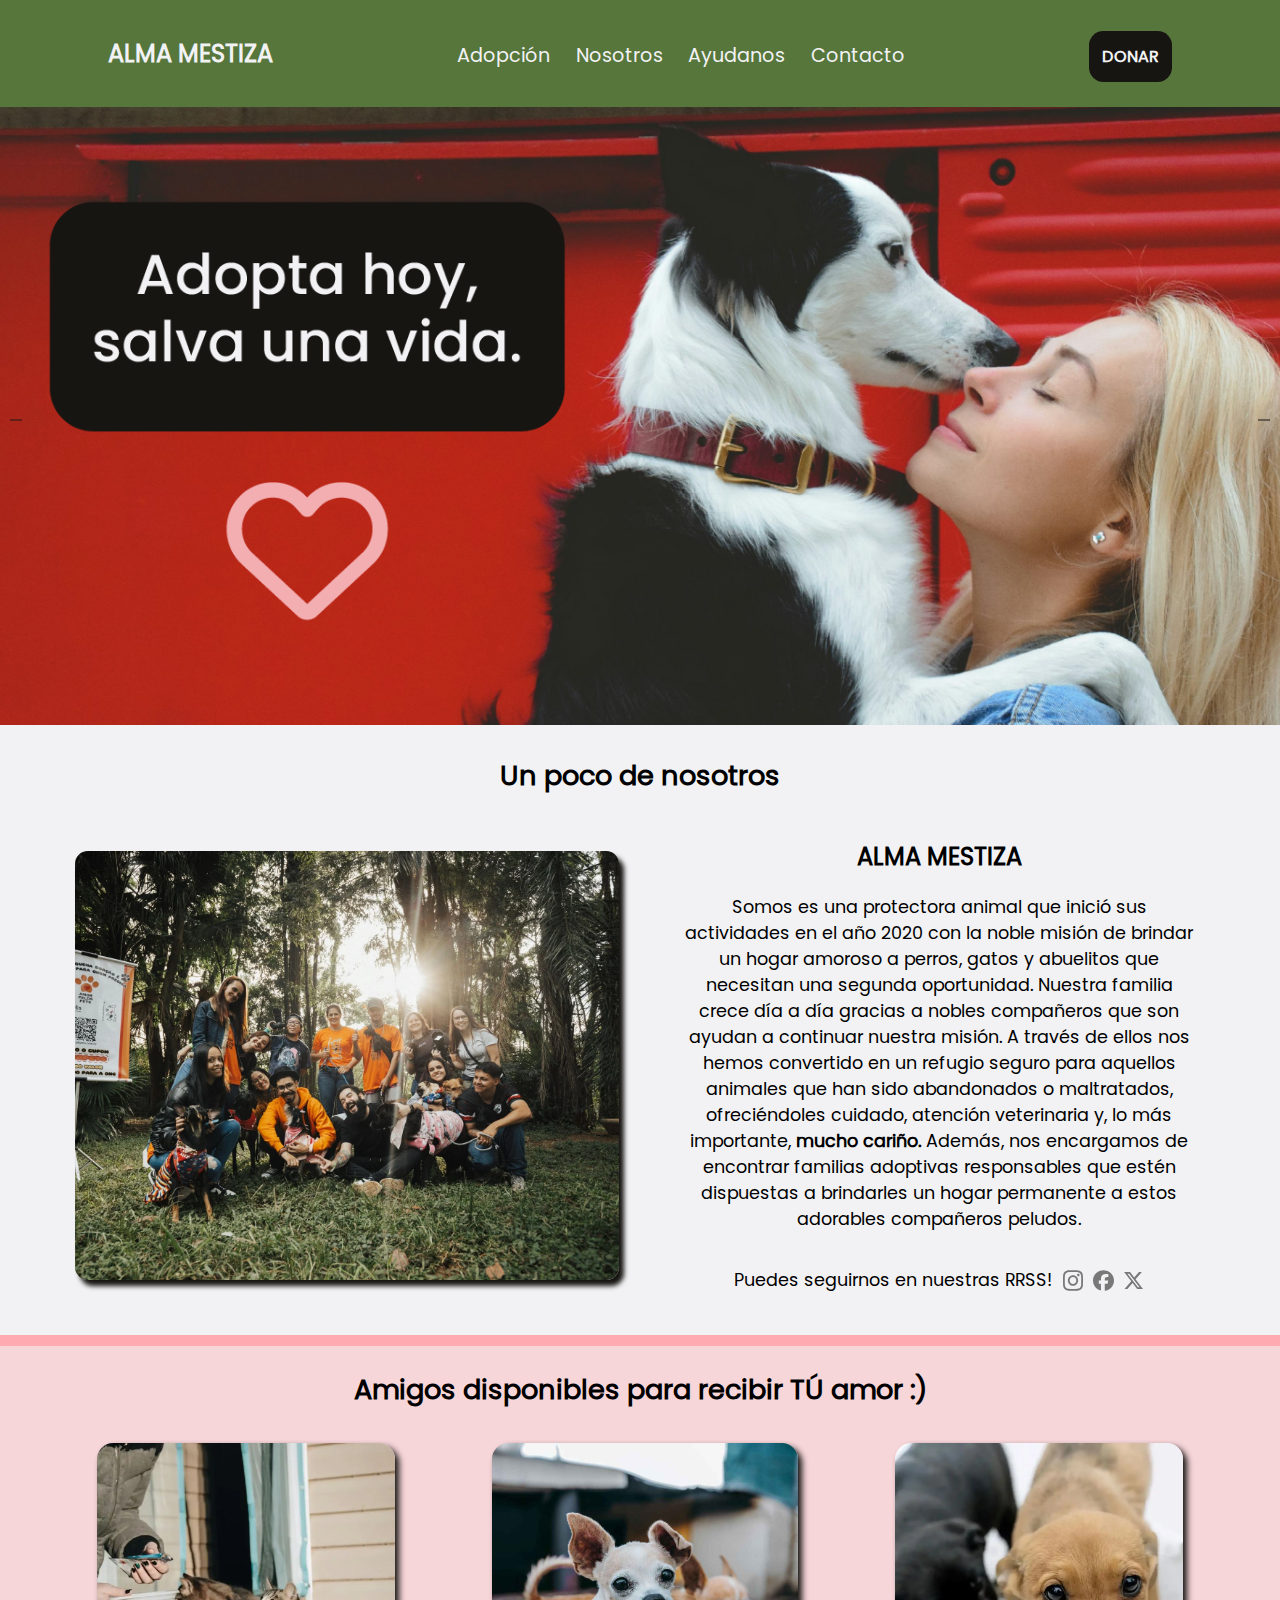
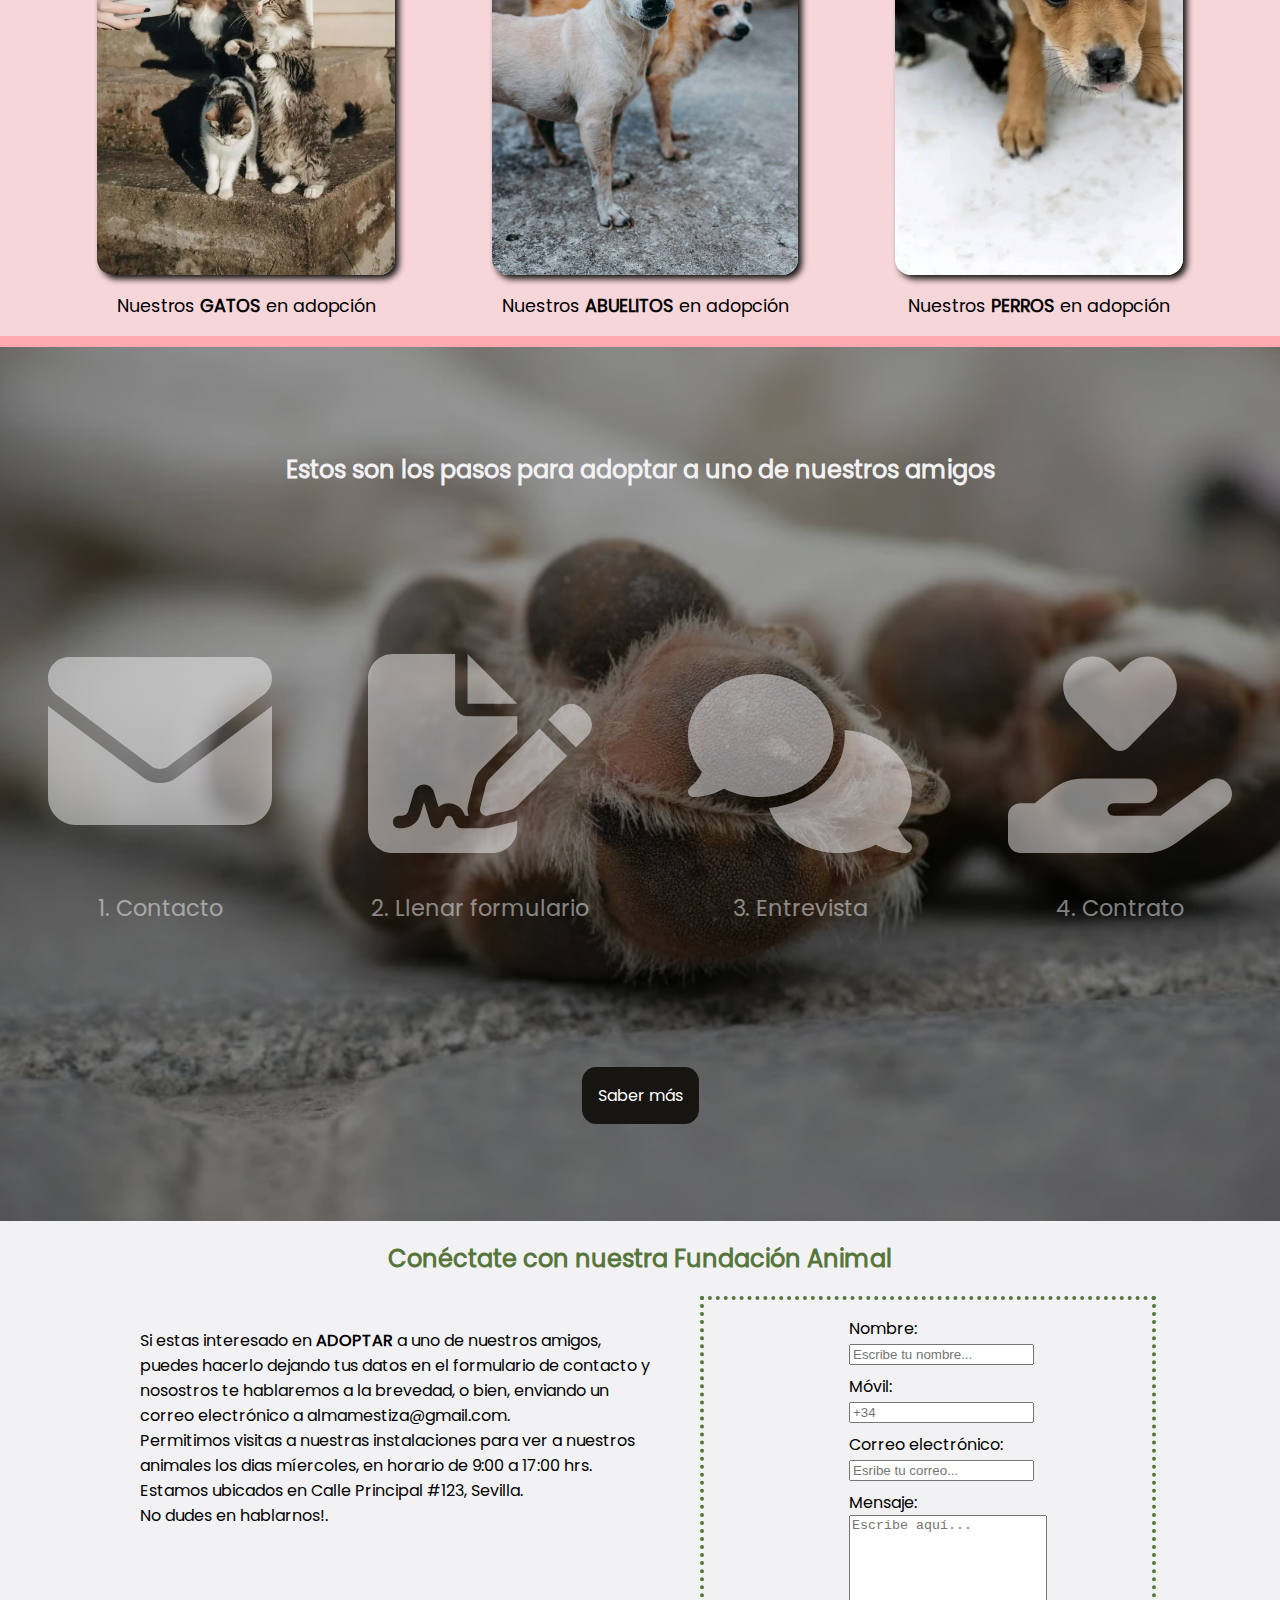
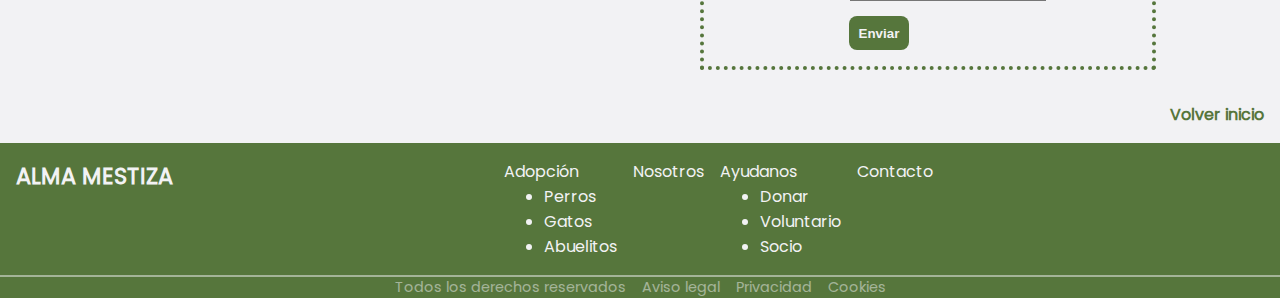
<file: index.html>
<!DOCTYPE html>
<html lang="es">

<head>
    <meta charset="UTF-8">
    <meta name="viewport" content="width=device-width, initial-scale=1.0">
    <meta name="title" content="Alma Mestiza">
    <meta name="description" content="pagina protectora de animales alma mestiza">
    <meta name="author" content="Fernanda Guerra">
    <meta name="keywords" content="protectora, animales, adopcion, perros, gatos, senior, donar">
    <link rel="stylesheet" type="text/css" href="css/style.css">
    <script src="js/script.js" defer></script>
    <link rel="stylesheet" href="https://cdnjs.cloudflare.com/ajax/libs/font-awesome/6.5.2/css/all.min.css"
    integrity="sha512-SnH5WK+bZxgPHs44uWIX+LLJAJ9/2PkPKZ5QiAj6Ta86w+fsb2TkcmfRyVX3pBnMFcV7oQPJkl9QevSCWr3W6A=="
    crossorigin="anonymous" referrerpolicy="no-referrer">
    <link rel="icon" type="imagen/x-icon" href="img/iconos/paw-favicom.svg"> <!--FAVICOM-->

    <!-- Open Graph / Facebook -->
    <meta property="og:type" content="website">
    <meta property="og:url" content="https://almamestiza.netlify.app/">
    <meta property="og:title" content="Alma Mestiza">
    <meta property="og:description" content="pagina protectora de animales alma mestiza">
    <meta property="og:image" content="https://metatags.io/images/meta-tags.png">

    <!-- Twitter -->
    <meta property="twitter:card" content="summary_large_image">
    <meta property="twitter:url" content="https://almamestiza.netlify.app/">
    <meta property="twitter:title" content="Alma Mestiza">
    <meta property="twitter:description" content="pagina protectora de animales alma mestiza">
    <meta property="twitter:image" content="https://metatags.io/images/meta-tags.png">

    <!-- Meta Tags Generated with https://metatags.io -->

    <title>Alma Mestiza</title>

</head>

<body>

    <!-- Este HTML el es archivo principal de la página web
    Estructura: 
    -Header con  navegador/ header responsive
    -Main con 5 secciones 
    -Footer 
    -->

    <!--HEADER CORTINA RESPONSIVE -->
    <!-- Este header cortina sólo aparace en responsive-->
    <div class="headerMovil" id="cortina">

        <div class="headerMovil__conetenedor">

            <button type="button" class="headerMovil__botonX" name="boton X" id="cierra"> &times; </button>

            <ul class="headerMovil__listaMovil" id="listaResponsive"> <!--LISTA RESPONSIVE -->

                <li class="headerMovil__elemLista" id="adopcionCortina"> Adopción <i class="fa-solid fa-paw"></i>
                    <!--ADOPCIÓN RESPONSIVE -->

                    <ol class="headerMovil__extra" id="olCortina"> <!--MENU DESPLEGABLE ADOPCIÓN -->
                        <li class="headerMovil__elemExtra">
                            <a href="html/adopcion.html#perros" target="_self" class="headerMovil__linkOl"
                                title="Perros responsive">Perros</a>
                        </li>
                        <li class="headerMovil__elemExtra">
                            <a href="html/adopcion.html#gatos" target="_self" class="headerMovil__linkOl"
                                title="Gatos responsive">Gatos</a>
                        </li>
                        <li class="headerMovil__elemExtra">
                            <a href="html/adopcion.html#abuelos" target="_self" class="headerMovil__linkOl"
                                title="Abuelitos responsive">Abuelitos</a>
                        </li>
                    </ol>
                </li>

                <li class="headerMovil__elemLista"> <a href="#nosotros" target="_self" class="headerMovil__link"
                        title="Nosotros responsive"> Nosotros <i class="fa-solid fa-users"></i></a> </li>

                <li class="headerMovil__elemLista" id="ayudarCortina">Ayudanos <i class="fa-solid fa-heart"></i>
                    <!--AYUDANOS RESPONSIVE -->

                    <ol class="headerMovil__extraAyuda" id="olLiCortina"> <!--MENU DESPLEGABLE AYUDA-->
                        <li class="headerMovil__elemExtra"> <a href="html/dona.html" target="_self"
                                class="headerMovil__linkOl" title="Dona responsive">Donar</a></li>
                        <li class="headerMovil__elemExtra"> <a href="html/formulario.html" target="_self"
                                class="headerMovil__linkOl" title="Voluntario responsive">
                                Voluntario</a></li>
                        <li class="headerMovil__elemExtra"> <a href="html/formulario.html" target="_self"
                                class="headerMovil__linkOl" title="Socio responsive">Socio</a>
                        </li>
                    </ol>
                </li>

                <li class="headerMovil__elemLista"> <a href="#formulario" class="headerMovil__link"
                        title="Contacto responsive"> Contacto <i class="fa-solid fa-paper-plane"></i></a> </li>

            </ul>

            <a href="html/dona.html" target="_self" class="headerMovil__linkBoton" id="donaResponsive"
                title="Boton donar responsive"> DONAR </a>
            <!--BOTÓN DONAR RESPONSIVE-->

        </div>
    </div>


    <!--HERADER PRINCIPAL-->
    <!-- Este header aparece en la pantalla normal sin responsive-->
    <header class="header" id="inicio">

        <h2 class="header__logo" id="logo"> ALMA MESTIZA </h2> <!-- LOGO-->

        <nav class="header__nav" id="nav"> <!-- NAVEGADOR LOGO-->

            <button type="button" class="header__barras header__barras--desaparece" name="boton barras" id="barras">
                &#9776; </button>

            <ul class="header__listas" id="ul"> <!-- LISTA HEADER-->

                <li class="header__elemLista" id="adopcion"> Adopción <i class="fa-solid fa-paw"></i> <!--ADOPCIÓN-->

                    <ol class="header__extraAdopcion" id="ol"><!--MENU DESPLEGABLE ADOPCIÓN-->
                        <li class="header__elemExtra"> <a href="html/adopcion.html#perros" target="_self"
                                class="header__linkOl" title="Perros">Perros</a></li>
                        <li class="header__elemExtra"> <a href="html/adopcion.html#gatos" target="_self"
                                class="header__linkOl" title="Gatos">Gatos</a></li>
                        <li class="header__elemExtra"> <a href="html/adopcion.html#abuelos" target="_self"
                                class="header__linkOl" title="Abuelitos">Abuelitos</a>
                        </li>
                    </ol>
                </li>

                <li class="header__elemLista"> <a href="#nosotros" target="_self" class="header__link"
                        title="Protectora">
                        Nosotros <i class="fa-solid fa-users"></i></a> </li> <!-- NOSOTROS-->

                <li class="header__elemLista" id="ayudar"> Ayudanos <i class="fa-solid fa-heart"></i><!--AYUDA-->

                    <ol class="header__extraAyuda" id="olLi"><!-- MENU DESPLEGABLE AYUDA-->
                        <li class="header__elemExtra"> <a href="html/dona.html" target="_self" class="header__linkOl"
                                title="Dona">Donar</a></li>
                        <li class="header__elemExtra"> <a href="html/formulario.html" target="_self"
                                class="header__linkOl" title="Voluntario"> Voluntario</a></li>
                        <li class="header__elemExtra"> <a href="html/formulario.html" target="_self"
                                class="header__linkOl" title="Socio">Socio</a>
                        </li>
                    </ol>
                </li>

                <li class="header__elemLista"> <a href="#formulario" target="_self" class="header__link"
                        title="Contacto">
                        Contacto <i class="fa-solid fa-paper-plane"></i></a> </li><!--CONTACTO-->
            </ul>

        </nav>

        <a href="html/dona.html" target="_self" class="header__linkBotonDonar" title="Boton Dona"> DONAR </a>
        <!--BOTÓN DONAR-->

    </header>

    <!--EMPIEZA CUERPO DE PÁGINA -->
    <main>

        <!--CARRUSEL DE IMAGENES-->
        <!--Carrusel contiene 3 imagenes que llevan a 3 archivos HTML diferentes-->
        <div class="seccionImg">

            <div class="seccionImg__carrusel">

                <button type="button" class="seccionImg__botonIzq" id="flechaIzq"> <i
                        class="fa-solid fa-arrow-left"></i> </button>


                <div class="seccionImg__contenedor">

                    <a href="html/adopcion.html" id="linkCarrusel"><img src="img/nueva-adopcion.webp"
                        alt="Adopción animal" class="seccionImg__img" id="banner" loading="lazy"></a>

                </div>

                <button type="button" class="seccionImg__botonDer" id="flechaDer"> <i
                        class="fa-solid fa-arrow-right"></i> </button>

            </div>

        </div>

        <!--QUIENES SOMOS-->
        <!--Sección que describe una pequeña parte de la fundación-->
        <section class="seccionSomos" id="nosotros">

            <h2 class="seccionSomos__tituloPrincipal"> Un poco de nosotros <i class="fa-solid fa-shield-dog"></i></h2>
            <div class="seccionSomos__contenedor">

                <div class="seccionSomos__contenedorImagen">

                    <img src="img/protectorateam.webp" alt="Protectora" class="seccionSomos__img" loading="lazy">

                </div>

                <div class="seccionSomos__contenedorParrafos">

                    <article class="seccionSomos__texto">
                        <h2 class="seccionSomos__titulo"> ALMA MESTIZA</h2>
                        <p class="seccionSomos__parrafos"> Somos es una protectora animal que inició sus actividades en
                            el año 2020 con la noble
                            misión de brindar un hogar amoroso a perros, gatos y abuelitos que necesitan una
                            segunda oportunidad.
                            Nuestra familia crece día a día gracias a nobles compañeros que son ayudan a continuar
                            nuestra misión. A través de ellos nos hemos convertido en un refugio seguro para aquellos
                            animales
                            que han sido abandonados o maltratados, ofreciéndoles cuidado, atención veterinaria y, lo
                            más
                            importante,
                            <b>mucho cariño.</b> Además, nos encargamos de encontrar familias adoptivas responsables que
                            estén dispuestas a
                            brindarles un hogar permanente a estos adorables compañeros peludos.
                        </p>


                    </article>

                    <div class="seccionSomos__iconos">

                        <p class="seccionSomos__iconosTexto"> Puedes seguirnos en nuestras RRSS! </p>

                        <div class="seccionSomos__iconosImagen">
                            <img src="img/iconos/instagram.svg" alt="Instagram" class="seccionSomos__iconosImagenRrss">
                            <img src="img/iconos/facebook.svg" alt="Facebook" class="seccionSomos__iconosImagenRrss">
                            <img src="img/iconos/x-twitter.svg" alt="x-twitter" class="seccionSomos__iconosImagenRrss">
                        </div>

                    </div>


                </div>
            </div>

        </section>

        <!-- ADOPCIÓN-->
        <!--Sección que a través de 3 card muestra perros, gatos y abuelitos para poder adoptar, además de estar las 
        imagenes enlazadas con el archivo HTML correspondiente-->

        <section class="seccionAdopcion">

            <div class="seccionAdopcion__color"> </div> <!-- div vacío para dar estilos en css-->

            <h2 class="seccionAdopcion__titulo"> Amigos disponibles para recibir TÚ amor :) </h2>

            <div class="seccionAdopcion__conetendorCards">

                <div class="seccionAdopcion__cardPrincipal">

                    <div class="seccionAdopcion__cardTodo">

                        <img src="img/gatitosx1000.webp" alt="Gatos para adoptar" class="seccionAdopcion__imagen"
                            loading="lazy">

                        <div class="seccionAdopcion__linkMas">
                            <a href="html/adopcion.html#gatos" class="seccionAdopcion__link"> Ver más</a>
                        </div>

                    </div>

                    <p class="seccionAdopcion__parrafo"> Nuestros <strong> GATOS </strong> en adopción </p>

                </div>

                <div class="seccionAdopcion__cardPrincipal">

                    <div class="seccionAdopcion__cardTodo">

                        <img src="img/viejitosx1000.jpg" alt="Abuelitos para adoptar" class="seccionAdopcion__imagen"
                            loading="lazy">

                        <div class="seccionAdopcion__linkMas">
                            <a href="html/adopcion.html#abuelos" class="seccionAdopcion__link"> Ver más </a>
                        </div>

                    </div>

                    <p class="seccionAdopcion__parrafo"> Nuestros <strong> ABUELITOS </strong> en adopción </p>

                </div>

                <div class="seccionAdopcion__cardPrincipal">

                    <div class="seccionAdopcion__cardTodo">

                        <img src="img/perritosx1000T.webp" alt="Perros para adoptar" class="seccionAdopcion__imagen"
                            loading="lazy">

                        <div class="seccionAdopcion__linkMas">
                            <a href="html/adopcion.html#perros" class="seccionAdopcion__link"> Ver más </a>
                        </div>

                    </div>

                    <p class="seccionAdopcion__parrafo"> Nuestros <strong>PERROS </strong>en adopción </p>

                </div>

            </div>

            <div class="seccionAdopcion__color"> </div> <!-- div vacío para dar estilos en css-->


        </section>

        <!--PASOS ADOPCIÓN-->
        <!--En esta sección se intenta dar a entender el proceso de adopción de la fundación mediante cards 
        (contenidas dentro de una etiqueta div) que contiene un icono más el texto. Además de fondo se utiliza 
        una imagen. Etiqueta se enlazada con HTML formulario-->
        <section class="seccionPasos">

            <h2 class="seccionPasos__titulo"> Estos son los pasos para adoptar a uno de nuestros amigos <i
                    class="fa-solid fa-face-smile-wink"></i> </h2>

            <div class="seccionPasos__contenedor">

                <div class="seccionPasos__conetnedorImagen">
                    <img src="img/iconos/contactoBlanco.svg" alt="Contacto" class="seccionPaso__imagen" loading="lazy">
                    <p class="seccionPaso__parrafo"> 1. Contacto </p>
                </div>

                <div class="seccionPasos__conetnedorImagen">
                    <img src="img/iconos/formularioBlanco.svg" alt="Cuestionario" class="seccionPaso__imagen"
                        loading="lazy">
                    <p class="seccionPaso__parrafo"> 2. Llenar formulario </p>
                </div>


                <div class="seccionPasos__conetnedorImagen">
                    <img src="img/iconos/mensajeBlanco.svg" alt="Entrevista" class="seccionPaso__imagen" loading="lazy">
                    <p class="seccionPaso__parrafo"> 3. Entrevista</p>
                </div>

                <div class="seccionPasos__conetnedorImagen">
                    <img src="img/iconos/contratoBlanco.svg" alt="Entrevista" class="seccionPaso__imagen"
                        loading="lazy">
                    <p class="seccionPaso__parrafo"> 4. Contrato </p>
                </div>

            </div>

            <a href="html/formulario.html" title="saber más" target="_self" class="seccionPasos__boton"> Saber más </a>

        </section>

        <!-- CONTACTO FUNDACIÓN-->
        <!-- En esta sección se daran a conocer la fomra de contactar a la fundación, además de que el usuario pueda 
         dejar sus datos a través de un formulario para así ser contactado posteriormente (formulario no tiene
         funcionalidad) -->

        <section class="seccionContacto" id="formulario">

            <h2 class="seccionContacto__titulo"> Conéctate con nuestra Fundación Animal <i
                    class="fa-solid fa-shield-cat"></i> </h2>

            <div class="seccionContacto__contenedorTotal">

                <p class="seccionContacto__parrafo"> Si estas interesado en <strong>ADOPTAR</strong> a uno de nuestros
                    amigos,
                    puedes hacerlo dejando tus datos en el formulario de contacto y nosostros te hablaremos a la
                    brevedad, o bien, enviando un correo electrónico a almamestiza@gmail.com.
                    <br>
                    Permitimos visitas a nuestras instalaciones para ver a nuestros animales los dias míercoles,
                    en horario de 9:00 a 17:00 hrs. Estamos ubicados en Calle Principal #123, Sevilla.
                    <br>
                    No dudes en hablarnos!.
                </p>

                <div class="seccionContacto__formulario">

                    <form name="Formulario contacto" action="#" method="get" id="formu">

                        <ul class="seccionContacto__lista">

                            <li class="seccionContacto__elementoLista">
                                <label for="nomCon">Nombre:</label><br>
                                <input name="nombre" type="text" placeholder="Escribe tu nombre..." id="nomCon"
                                    required>
                            </li>

                            <li class="seccionContacto__elementoLista">
                                <label for="mov"> Móvil:</label> <br>
                                <input name="movil" type="text" maxlength="12" placeholder="+34" id="mov">
                            </li>

                            <li class="seccionContacto__elementoLista">
                                <label for="email">Correo electrónico:</label> <br>
                                <input name="correo" type="email" placeholder="Esribe tu correo..." id="email" required>
                            </li>

                            <li class="seccionContacto__elementoLista">
                                <label for="menj">Mensaje:</label> <br>
                                <textarea name="mensaje" cols="10" rows="1" class="seccionContacto__textarea" id="menj"
                                    placeholder="Escribe aquí..."></textarea>
                            </li>
                            <li class="seccionContacto__elementoLista">
                                <input type="submit" value="Enviar" class="seccionContacto__enviar" id="enviar">
                            </li>


                        </ul>

                    </form>

                </div>

            </div>

            <a href="#inicio" class="seccionContacto__volver" title="Volver inicio"> Volver inicio </a>

        </section>

    </main>
    <!-- FOOTER-->
    <!-- Footer contiene dos div. El primero tiene el logo de la fundación, los mismo enlaces que navegador e iconos de
         RRSS. Segundo div contiene derechos reservados, privacidad, aviso legal y cookies. -->

    <footer class="footer">


        <div class="footer__contenedorCuerpo">

            <a href="#inicio" title="logo footer" class="footer__logo"> ALMA MESTIZA </a>

            <ul class="footer__lista">
                <li class="footer__elementoLista"> <i class="fa-solid fa-paw"></i> Adopción
                    <ol class="footer__ExtraAdopcion">
                        <li class="footer__elementoExtra"> <a href="html/adopcion.html#perros" title="footer perros"
                                target="_self" class="footer__links"> Perros</a></li>
                        <li class="footer__elementoExtra"> <a href="html/adopcion.html#gatos" title="footer gatos"
                                target="_self" class="footer__links"> Gatos</a></li>
                        <li class="footer__elementoExtra"> <a href="html/adopcion.html#abuelos" title="footer abuelitos"
                                target="_self" class="footer__links"> Abuelitos </a></li>
                    </ol>
                </li>

                <li class="footer__elementoLista"> <a href="#nosotros" title="footer nosotros" class="footer__links"> <i
                            class="fa-solid fa-users"></i> Nosotros </a> </li>

                <li class="footer__elementoLista"> <i class="fa-solid fa-heart"></i> Ayudanos

                    <ol class="footer__ExtraAdopcion">
                        <li class="footer__elementoExtra"> <a href="html/dona.html" title="footer donar" target="_self"
                                class="footer__links"> Donar</a></li>
                        <li class="footer__elementoExtra"> <a href="html/formulario.html" title="footer voluntario"
                                target="_self" class="footer__links"> Voluntario</a></li>
                        <li class="footer__elementoExtra"> <a href="html/formulario.html" title="footer socio"
                                target="_self" class="footer__links"> Socio </a></li>
                    </ol>
                </li>
                <li class="footer__elementoLista"> <a href="#formulario" title="footer contacto" class="footer__links">
                        <i class="fa-solid fa-paper-plane"></i> Contacto </a> </li>

            </ul>

            <div class="footer__iconos">

                <i class="fa-brands fa-instagram"></i>
                <i class="fa-brands fa-facebook"></i>
                <i class="fa-brands fa-x-twitter"></i>

            </div>

        </div>

        <div class="footer__contenedorPie">

            <div class="footer__vacio"> </div>

            <ul class="footer__otrasListas">
                <li class="footer__listaPie">Todos los derechos reservados</li>
                <li class="footer__listaPie">Aviso legal</li>
                <li class="footer__listaPie">Privacidad</li>
                <li class="footer__listaPie">Cookies</li>

            </ul>
        </div>


    </footer>


</body>

</html>
</file>
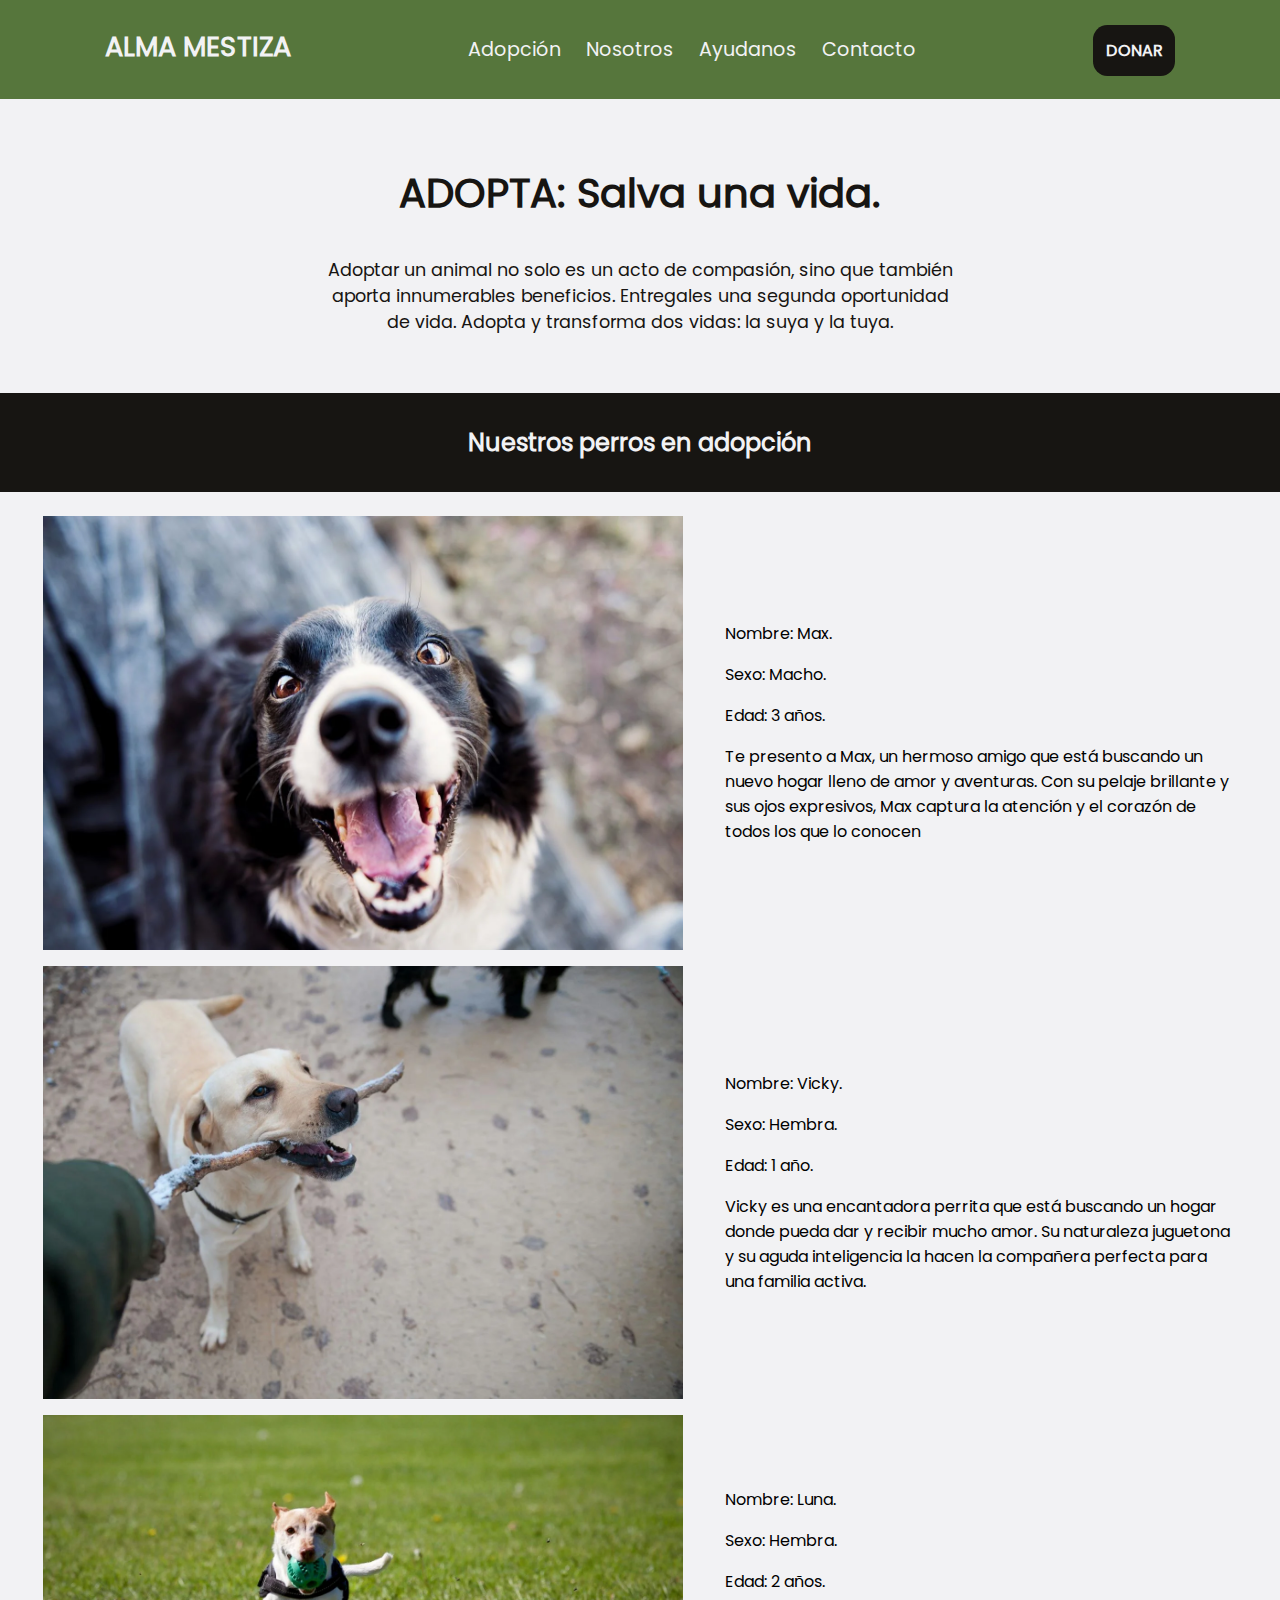
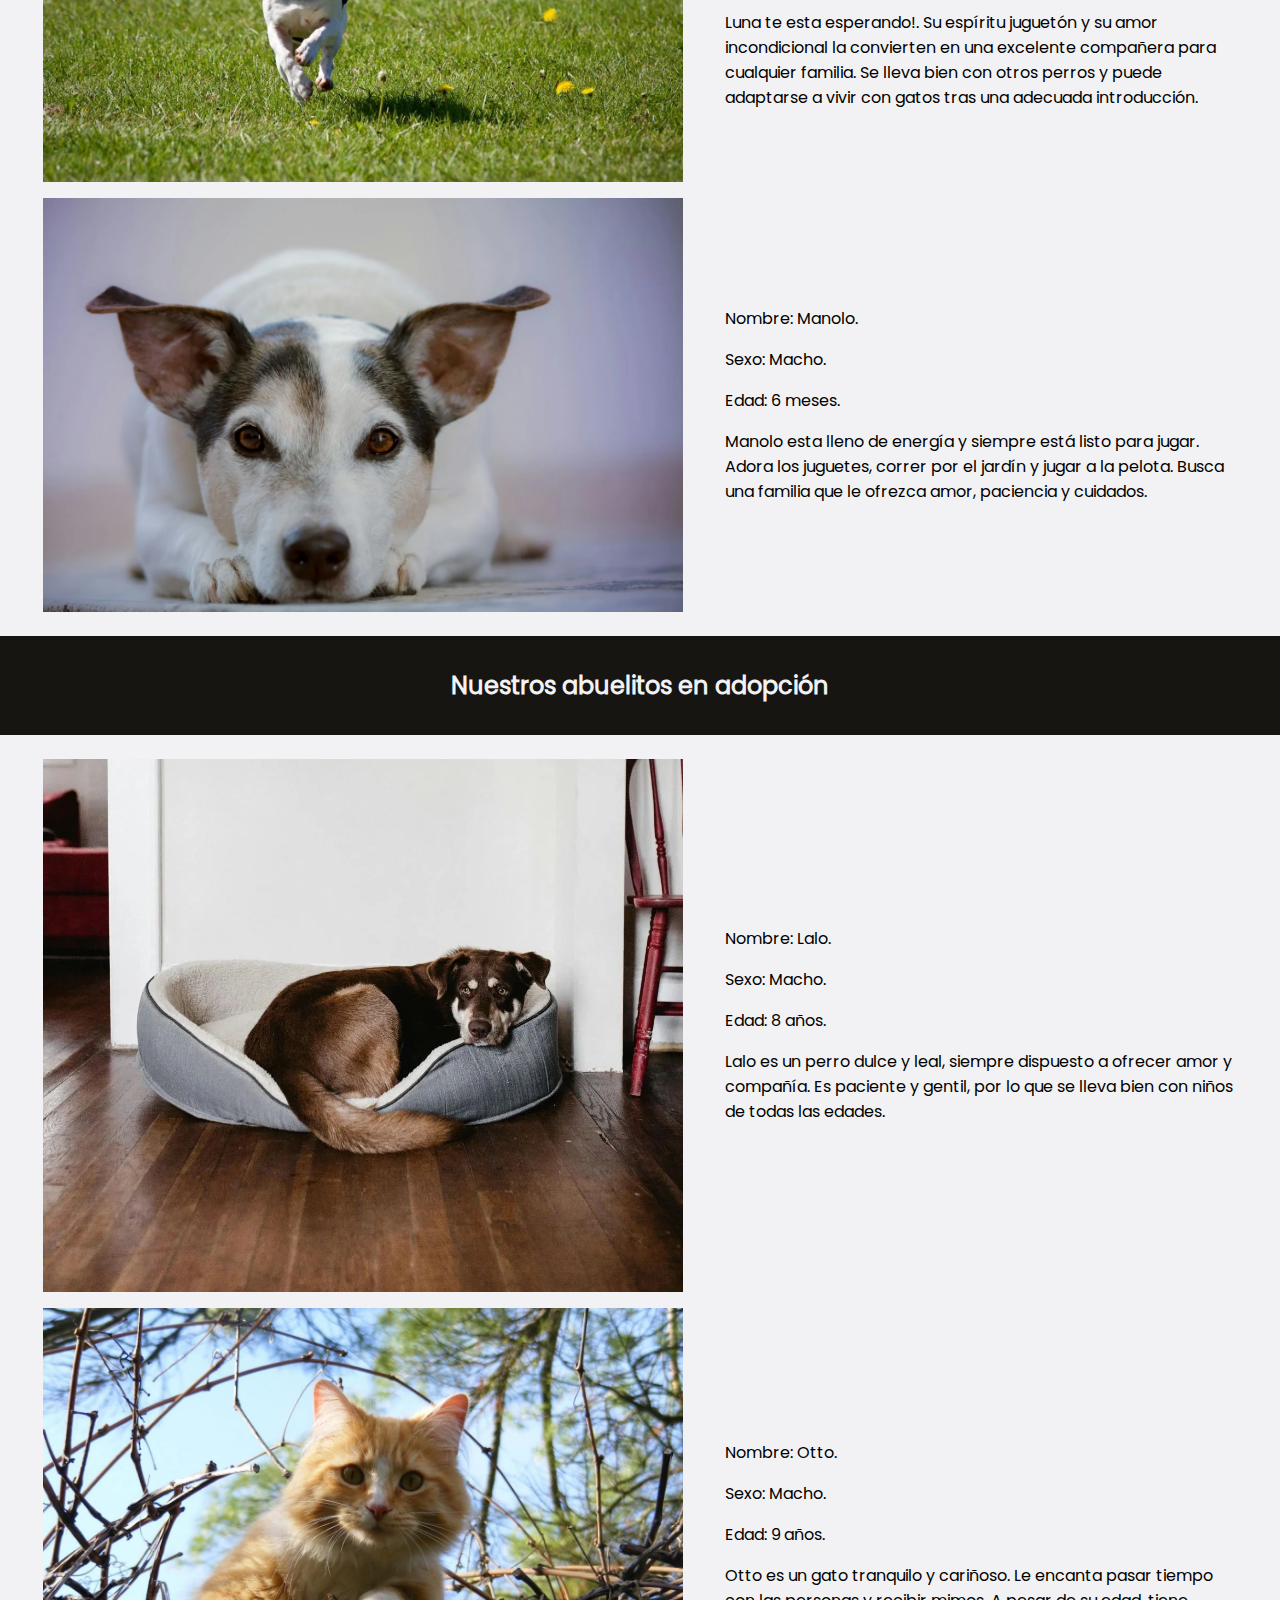
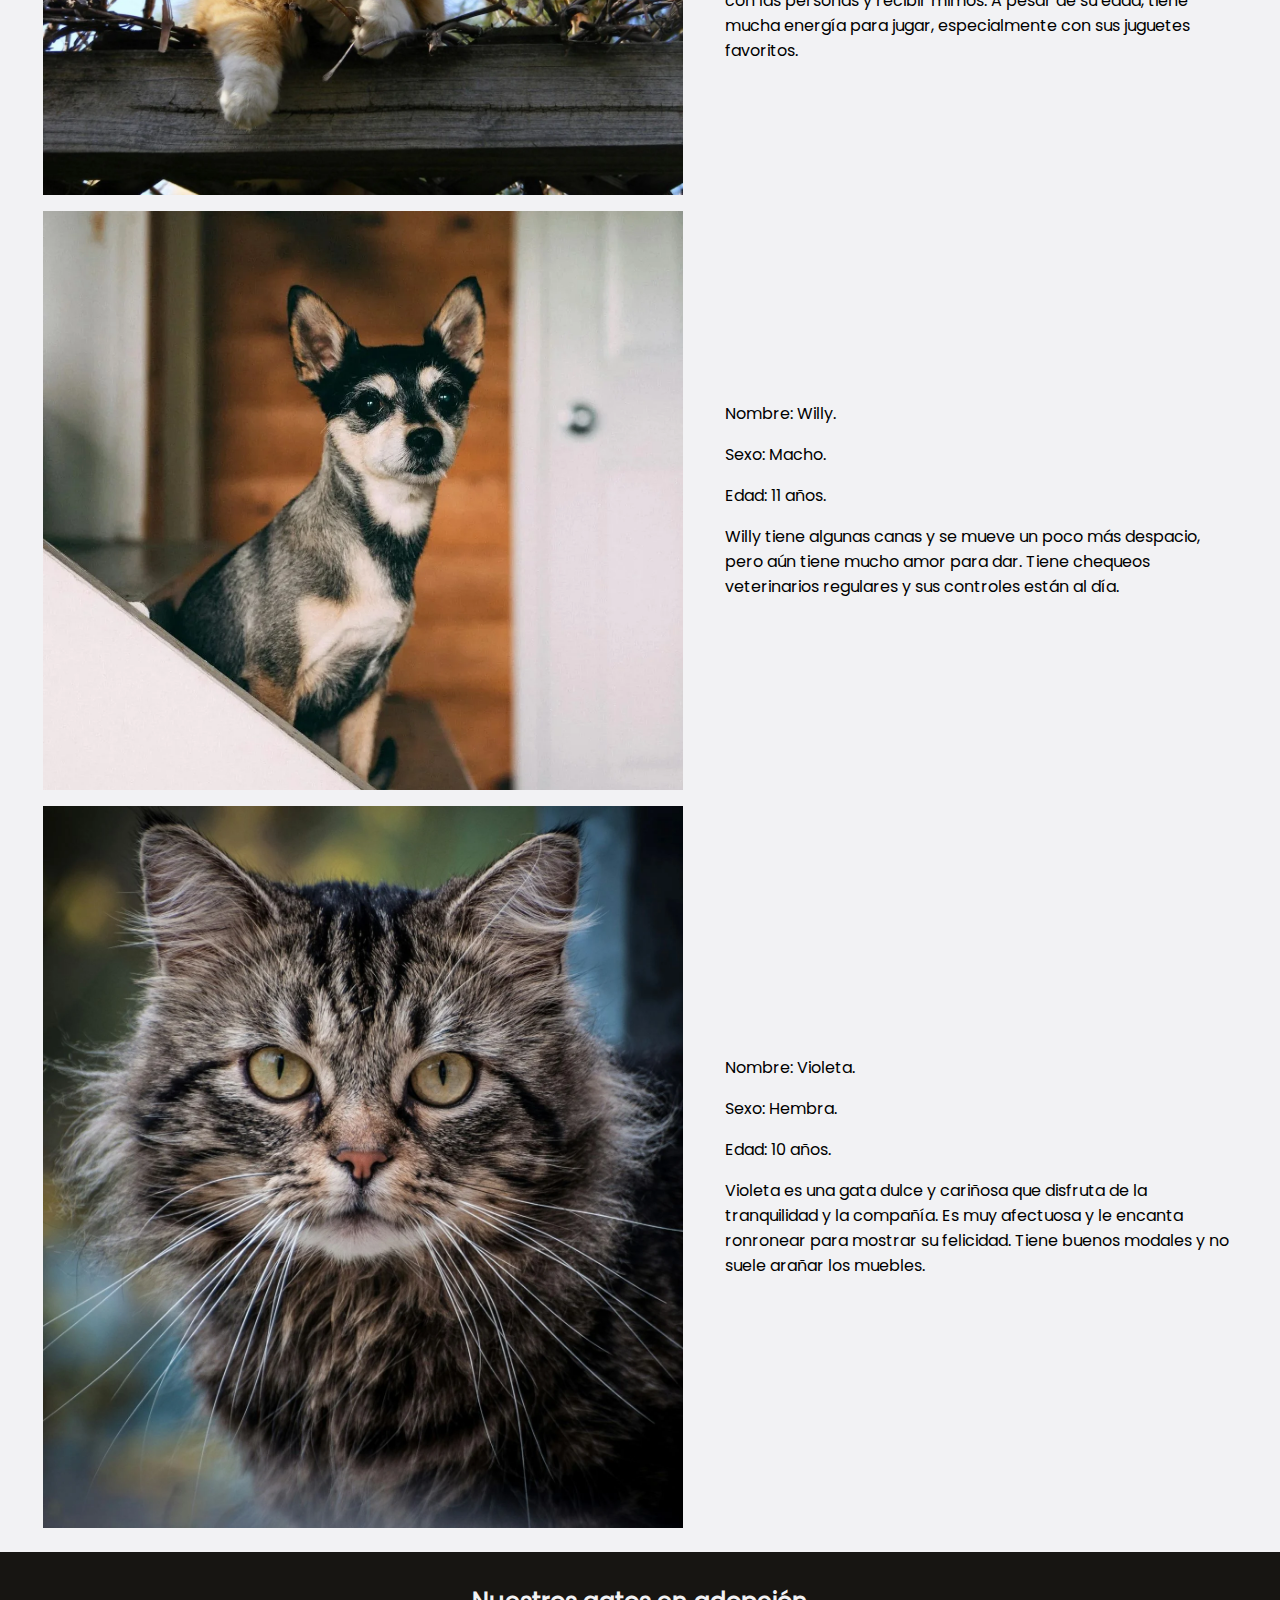
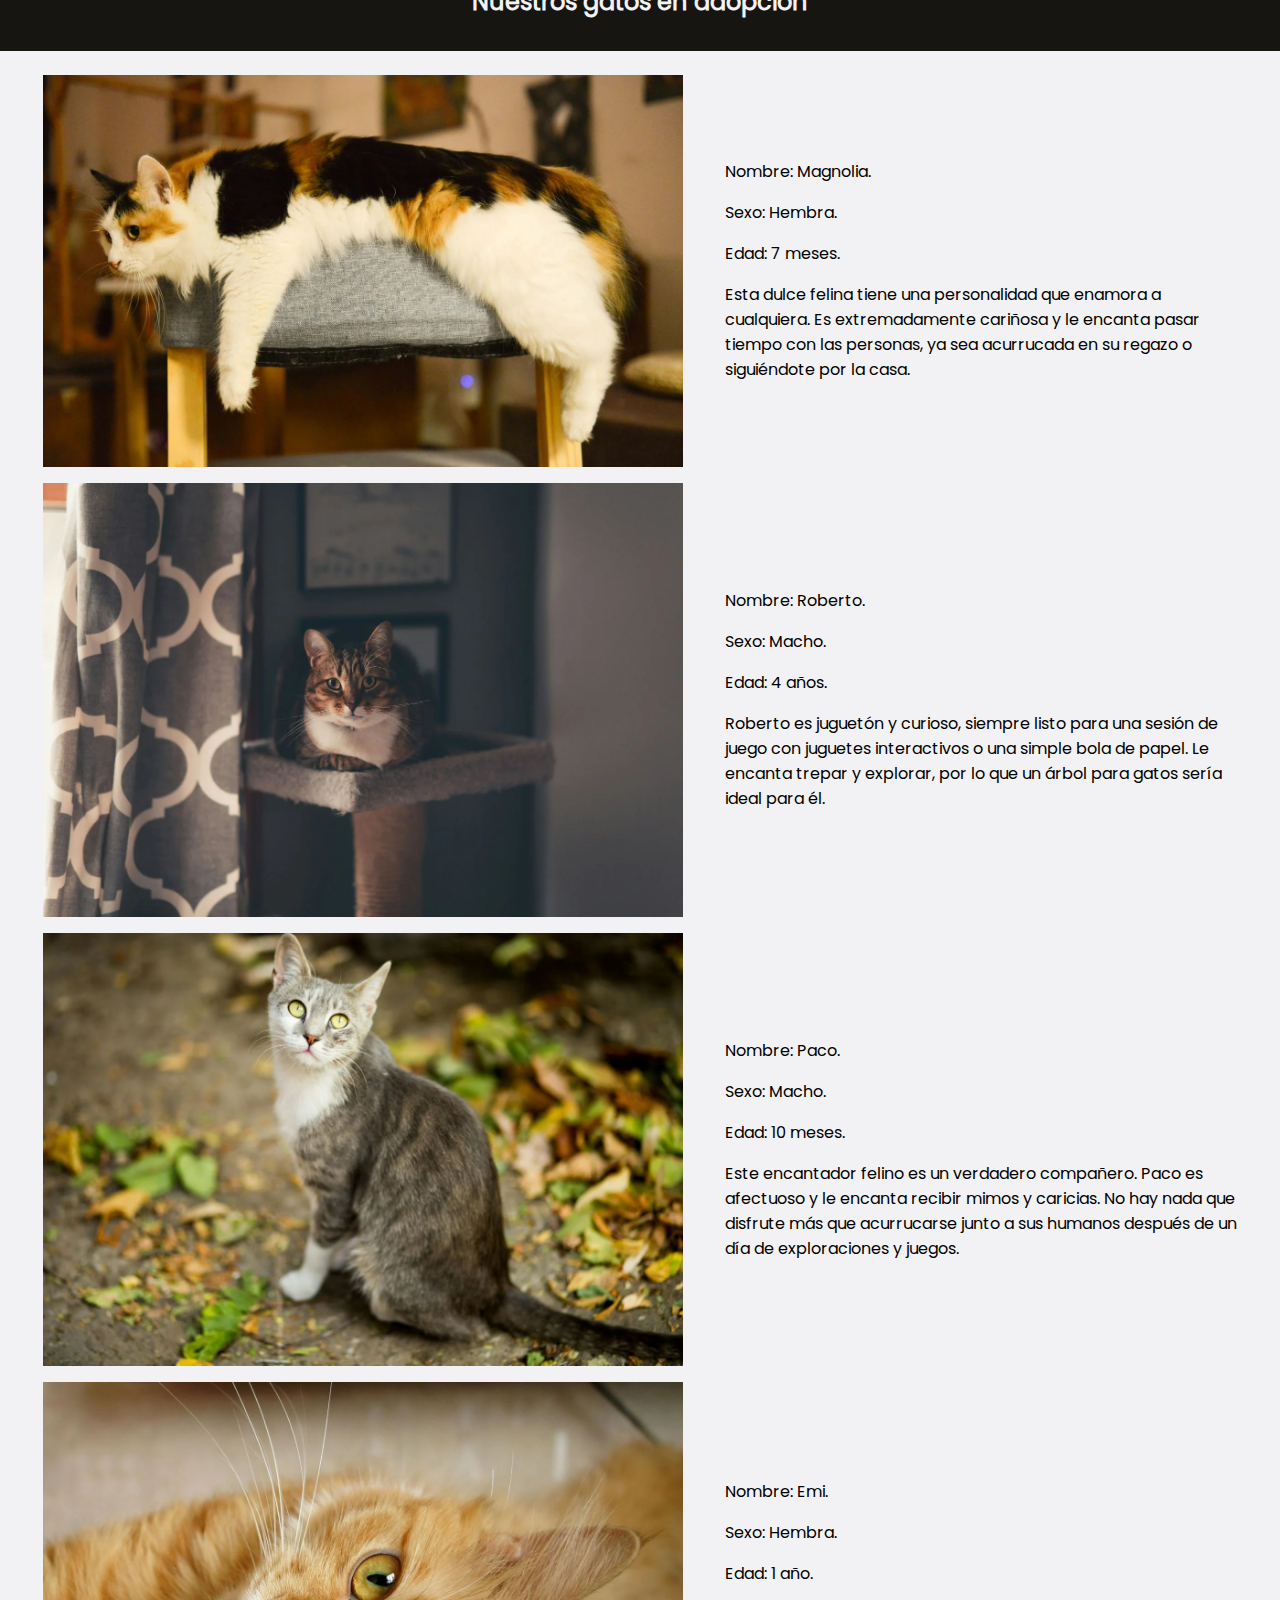
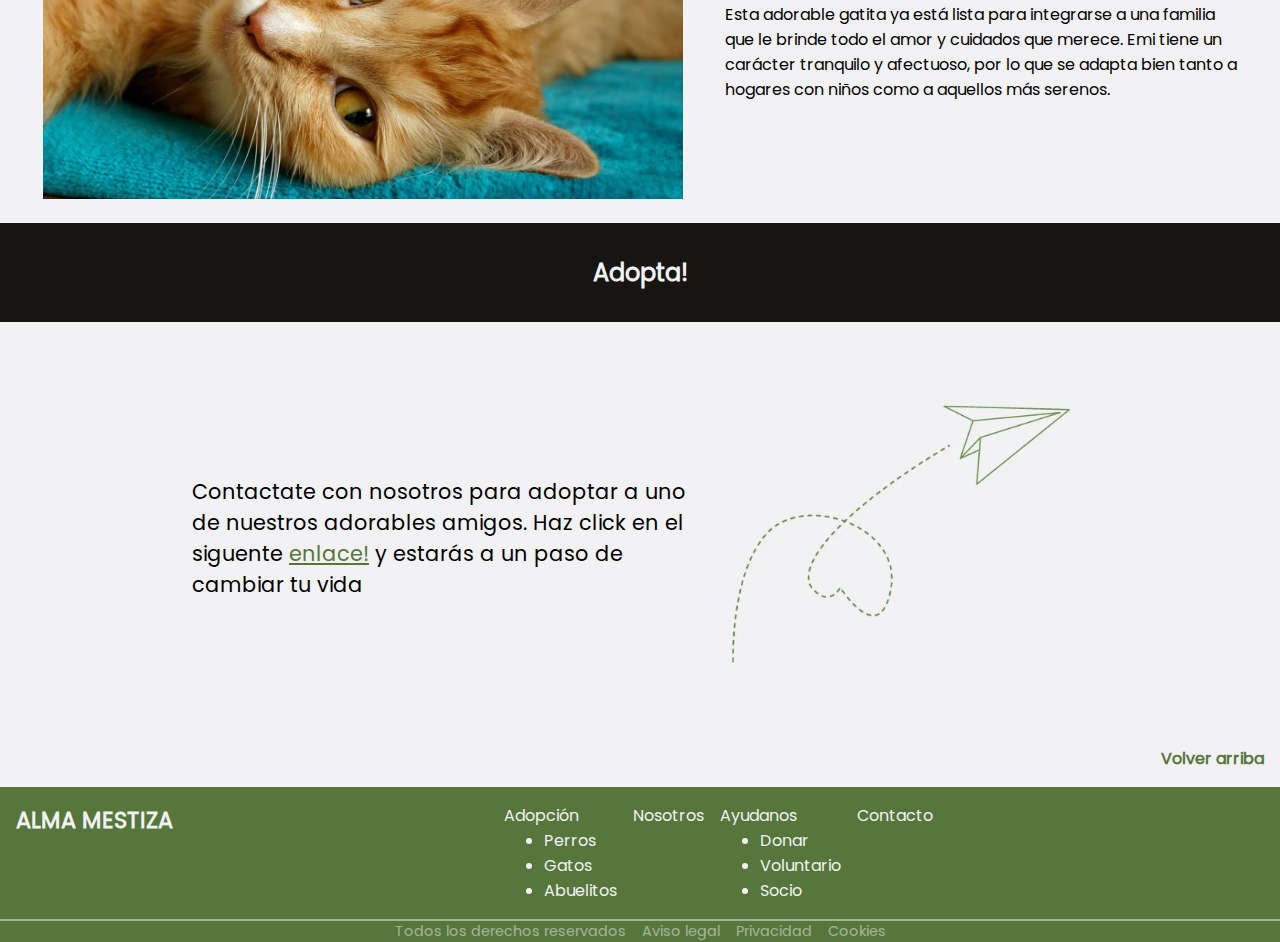
<file: html/adopcion.html>
<!DOCTYPE html>
<html lang="es">

<head>
    <meta charset="UTF-8">
    <meta name="viewport" content="width=device-width, initial-scale=1.0">
    <meta name="title" content="Alma Mestiza">
    <meta name="description" content="pagina protectora de animales alma mestiza">
    <meta name="author" content="Fernanda Guerra">
    <meta name="keywords" content="protectora, animales, adopcion, perros, gatos, senior, donar">
    <link rel="stylesheet" type="text/css" href="../css/adopcion.css">
    <script src="../js/adopcion.js" defer></script>
    <link rel="stylesheet" href="https://cdnjs.cloudflare.com/ajax/libs/font-awesome/6.5.2/css/all.min.css"
    integrity="sha512-SnH5WK+bZxgPHs44uWIX+LLJAJ9/2PkPKZ5QiAj6Ta86w+fsb2TkcmfRyVX3pBnMFcV7oQPJkl9QevSCWr3W6A=="
    crossorigin="anonymous" referrerpolicy="no-referrer">
    <link rel="icon" type="imagen/x-icon" href="../img/iconos/paw-favicom.svg"> <!--FAVICOM-->
    <!-- Open Graph / Facebook -->
    <meta property="og:type" content="website">
    <meta property="og:url" content="https://almamestiza.netlify.app/">
    <meta property="og:title" content="Alma Mestiza">
    <meta property="og:description" content="pagina protectora de animales alma mestiza">
    <meta property="og:image" content="https://metatags.io/images/meta-tags.png">

    <!-- Twitter -->
    <meta property="twitter:card" content="summary_large_image">
    <meta property="twitter:url" content="https://almamestiza.netlify.app/">
    <meta property="twitter:title" content="Alma Mestiza">
    <meta property="twitter:description" content="pagina protectora de animales alma mestiza">
    <meta property="twitter:image" content="https://metatags.io/images/meta-tags.png">

    <!-- Meta Tags Generated with https://metatags.io -->

    <title>Alma Mestiza</title>
</head>

<body>

    <!-- Este HTML es el que contiene animales para adopción. 
    Estructura: 
    -Header con  navegador/ header responsive
    -Main con 3 secciones 
    -Footer 
    -->

    <!--HEADER CORTINA RESPONSIVE -->

    <div class="headerMovil" id="cortina">

        <div class="headerMovil__conetenedor">

            <button type="button" class="headerMovil__botonX" name="boton X" id="cierra"> &times; </button>

            <ul class="headerMovil__listaMovil" id="listaResponsive"> <!--LISTA RESPONSIVE -->

                <li class="headerMovil__elemLista" id="adopcionCortina"> Adopción <i class="fa-solid fa-paw"></i>
                    <!--ADOPCION RESPONSIVE -->

                    <ol class="headerMovil__extra" id="olCortina"> <!--MENU DESPLEGABLE ADOPCIÓN -->
                        <li class="headerMovil__elemExtra">
                            <a href="adopcion.html#perros" target="_self" class="headerMovil__linkOl"
                                title="Perros responsive">Perros</a>
                        </li>
                        <li class="headerMovil__elemExtra">
                            <a href="adopcion.html#gatos" target="_self" class="headerMovil__linkOl"
                                title="Gatos responsive">Gatos</a>
                        </li>
                        <li class="headerMovil__elemExtra">
                            <a href="adopcion.html#abuelos" target="_self" class="headerMovil__linkOl"
                                title="Abuelitos responsive">Abuelitos</a>
                        </li>
                    </ol>
                </li>

                <li class="headerMovil__elemLista"> <a href="../index.html#nosotros" target="_self"
                        class="headerMovil__link" title="Nosotros responsive"> Nosotros <i
                            class="fa-solid fa-users"></i></a> </li>

                <li class="headerMovil__elemLista" id="ayudarCortina">Ayudanos <i class="fa-solid fa-heart"></i>
                    <!--AYUDANOS RESPONSIVE -->

                    <ol class="headerMovil__extraAyuda" id="olLiCortina"> <!--MENU DESPLEGABLE AYUDA-->
                        <li class="headerMovil__elemExtra"> <a href="../html/dona.html" target="_self"
                                class="headerMovil__linkOl" title="Dona responsive">Donar</a></li>
                        <li class="headerMovil__elemExtra"> <a href="../html/formulario.html" target="_self"
                                class="headerMovil__linkOl" title="Voluntario responsive">Voluntario</a></li>
                        <li class="headerMovil__elemExtra"> <a href="../html/formulario.html" target="_self"
                                class="headerMovil__linkOl" title="Socio responsive">Socio</a>
                        </li>
                    </ol>
                </li>

                <li class="headerMovil__elemLista"> <a href="../index.html#formulario" class="headerMovil__link"
                        title="Contacto responsive"> Contacto <i class="fa-solid fa-paper-plane"></i></a> </li>

            </ul>

            <a href="../html/dona.html" target="_self" class="headerMovil__linkBoton" id="donaResponsive"
                title="Boton donar responsive"> DONAR </a>
            <!--BOTÓN DONAR RESPONSIVE-->

        </div>
    </div>


    <!--HERADER PRINCIPAL-->

    <header class="header" id="inicio">

        <a href="../index.html#inicio" title="logo header" class="header__logo"> ALMA MESTIZA </a><!-- LOGO-->

        <nav class="header__nav" id="nav"> <!-- NAVEGADOR LOGO-->

            <button type="button" class="header__barras header__barras--desaparece" name="boton barras" id="barras">
                &#9776; </button>

            <ul class="header__listas" id="ul"> <!-- LISTA HEADER-->

                <li class="header__elemLista" id="adopcion"> Adopción <i class="fa-solid fa-paw"></i> <!--ADOPCIÓN-->

                    <ol class="header__extraAdopcion" id="ol"><!--MENU DESPLEGABLE ADOPCIÓN-->
                        <li class="header__elemExtra"> <a href="adopcion.html#perros" target="_self"
                                class="header__linkOl" title="Perros">Perros</a></li>
                        <li class="header__elemExtra"> <a href="adopcion.html#gatos" target="_self"
                                class="header__linkOl" title="Gatos">Gatos</a></li>
                        <li class="header__elemExtra"> <a href="adopcion.html#abuelos" target="_self"
                                class="header__linkOl" title="Abuelitos">Abuelitos</a>
                        </li>
                    </ol>
                </li>

                <li class="header__elemLista"> <a href="../index.html#nosotros" target="_self" class="header__link"
                        title="Protectora">
                        Nosotros <i class="fa-solid fa-users"></i></a> </li> <!-- NOSOTROS-->

                <li class="header__elemLista" id="ayudar"> Ayudanos <i class="fa-solid fa-heart"></i><!--AYUDA-->

                    <ol class="header__extraAyuda" id="olLi"><!-- MENU DESPLEGABLE AYUDA-->
                        <li class="header__elemExtra"> <a href="../html/dona.html" target="_self" class="header__linkOl"
                                title="Dona">Donar</a></li>
                        <li class="header__elemExtra"> <a href="../html/formulario.html" target="_self"
                                class="header__linkOl" title="Voluntario"> Voluntario</a></li>
                        <li class="header__elemExtra"> <a href="../html/formulario.html" target="_self"
                                class="header__linkOl" title="Socio">Socio</a>
                        </li>
                    </ol>
                </li>

                <li class="header__elemLista"> <a href="../index.html#formulario" target="_self" class="header__link"
                        title="Contacto">
                        Contacto <i class="fa-solid fa-paper-plane"></i></a> </li><!--CONTACTO-->
            </ul>

        </nav>

        <a href="../html/dona.html" target="_self" class="header__linkBotonDonar" title="Boton Dona"> DONAR </a>
        <!--BOTÓN DONAR-->

    </header>

    <main>

        <!--Aquí iran las diversas cards que mostraran los animales en adopción-->

        <section class="seccionAdopcionTexto"> <!--Primera sección que contiene título y texto introducctivo -->

            <h2 class="seccionAdopcionTexto__titulo"> ADOPTA: Salva una vida. </h2>

            <p class="seccionAdopcionTexto__parrafo">
                Adoptar un animal no solo es un acto de compasión, sino que también aporta innumerables beneficios.
                Entregales una segunda oportunidad de vida. Adopta y transforma dos vidas: la suya y la tuya.
            </p>

        </section>

        <section class="seccionCardsAnimales">
            <!--Son 3 div vacíos donde todo su contenido esta en Javascript. Contiene cards con los animales 
            en adopción y una pequeña descripción de cada uno-->

            <h3 class="seccionCardsAnimales__titulo"> Nuestros perros en adopción </h3>

            <div class="seccionCardsAnimales__perros" id="perros"> <!--Sección con card de adopción de perros-->

                <!-- Contenido en Javascript con array de objetos-->

            </div>

            <h3 class="seccionCardsAnimales__titulo"> Nuestros abuelitos en adopción </h3>

            <div class="seccionCardsAnimales__abuelos" id="abuelos">
                <!--Sección con card de adopción de perros y gatos ancianos-->

                <!-- Contenido en Javascript con array de objetos-->

            </div>

            <h3 class="seccionCardsAnimales__titulo"> Nuestros gatos en adopción </h3>


            <div class="seccionCardsAnimales__gatos" id="gatos"> <!--Sección con card de adopción de gatos-->

                <!-- Contenido en Javascript con array de objetos-->


            </div>


        </section>

        <!--Esta sección contendra un enlace que llevará a formulario de adopción-->

        <section class="seccionClick">

            <h3 class="seccionClick__titulo">Adopta!</h3>

            <div class="seccionClick__contenedor">

                <p class="seccionClick__texto"> Contactate con nosotros para adoptar a uno de nuestros adorables amigos.
                    Haz click en el siguente <a href="formulario.html" target="_self" title="click formulario"
                        class="seccionClick__link">enlace!</a> y estarás a un paso de cambiar tu vida
                    <i class="fa-solid fa-heart"></i>
                </p>


                <img src="../img/avion-papel.webp" alt="avion de papel" class="seccionClick__img" loading="lazy">


            </div>

            <div class="seccionClick__linkVolver">
                <a href="#inicio" class="seccionClick__volver"> Volver arriba </a>
            </div>


        </section>


    </main>

    <!-- FOOTER DE ADOPCIÓN -->
    <!-- Footer contiene dos div, el primero tiene el logo de la fundación, los mismo enlaces que navegador e iconos de
         RRSS, el segundo div contiene derechos reservados, privacidad, aviso legal y cookies. -->

    <footer class="footer">


        <div class="footer__contenedorCuerpo">

            <h2 class="footer__logo"> ALMA MESTIZA </h2>

            <ul class="footer__lista">
                <li class="footer__elementoLista"> <i class="fa-solid fa-paw"></i> Adopción
                    <ol class="footer__ExtraAdopcion">
                        <li class="footer__elementoExtra"> <a href="adopcion.html#perros" title="footer perros"
                                target="_self" class="footer__links"> Perros</a></li>
                        <li class="footer__elementoExtra"> <a href="adopcion.html#gatos" title="footer gatos"
                                target="_self" class="footer__links"> Gatos</a></li>
                        <li class="footer__elementoExtra"> <a href="adopcion.html#abuelos" title="footer abuelitos"
                                target="_self" class="footer__links"> Abuelitos </a></li>
                    </ol>
                </li>

                <li class="footer__elementoLista"> <a href="../index.html#nosotros" title="footer nosotros"
                        class="footer__links"> <i class="fa-solid fa-users"></i> Nosotros </a> </li>

                <li class="footer__elementoLista"> <i class="fa-solid fa-heart"></i> Ayudanos

                    <ol class="footer__ExtraAdopcion">
                        <li class="footer__elementoExtra"> <a href="dona.html" title="footer donar" target="_self"
                                class="footer__links"> Donar</a></li>
                        <li class="footer__elementoExtra"> <a href="formulario.html" title="footer voluntario"
                                target="_self" class="footer__links"> Voluntario</a></li>
                        <li class="footer__elementoExtra"> <a href="formulario.html" title="footer socio" target="_self"
                                class="footer__links"> Socio </a></li>
                    </ol>
                </li>
                <li class="footer__elementoLista"> <a href="../index.html#formulario" title="footer contacto"
                        class="footer__links">
                        <i class="fa-solid fa-paper-plane"></i> Contacto </a> </li>

            </ul>

            <div class="footer__iconos">

                <i class="fa-brands fa-instagram"></i>
                <i class="fa-brands fa-facebook"></i>
                <i class="fa-brands fa-x-twitter"></i>

            </div>

        </div>

        <div class="footer__contenedorPie">

            <div class="footer__vacio"> </div>

            <ul class="footer__otrasListas">
                <li class="footer__listaPie">Todos los derechos reservados</li>
                <li class="footer__listaPie">Aviso legal</li>
                <li class="footer__listaPie">Privacidad</li>
                <li class="footer__listaPie">Cookies</li>

            </ul>
        </div>


    </footer>


</body>

</html>
</file>
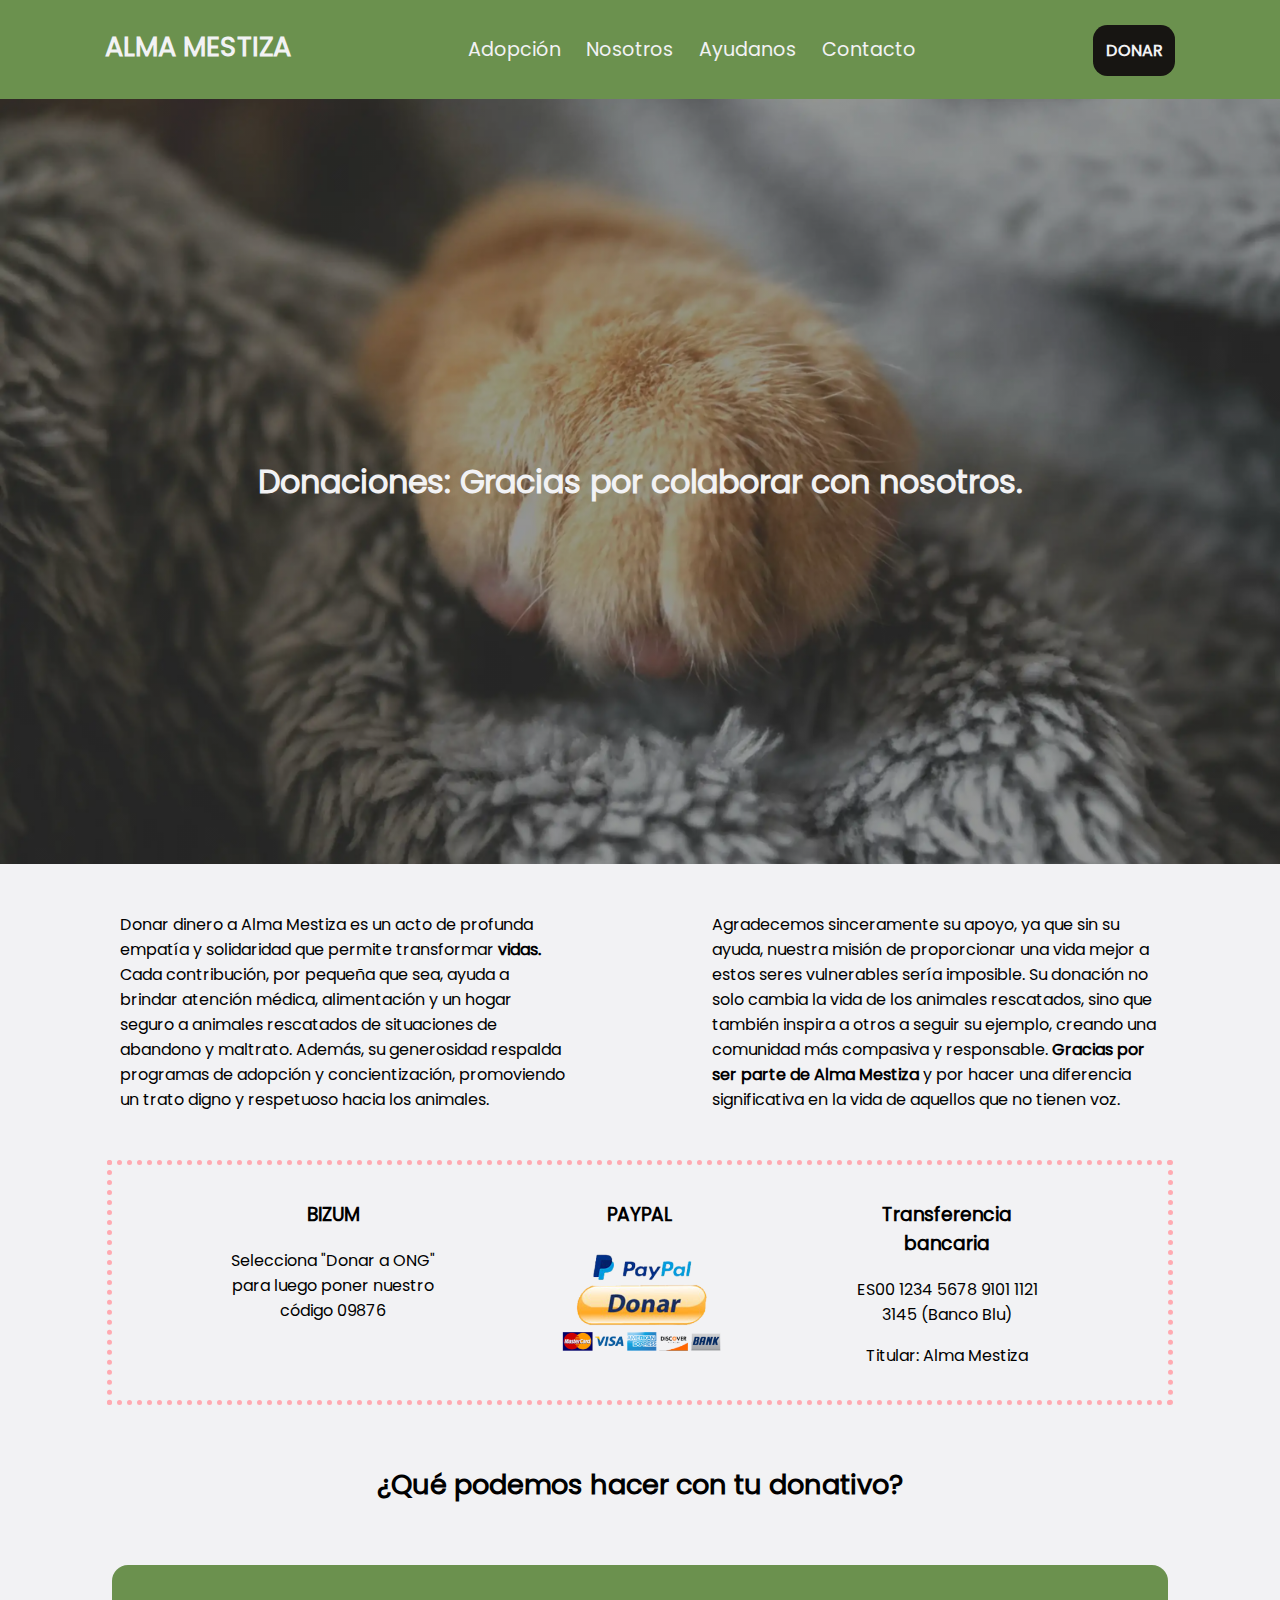
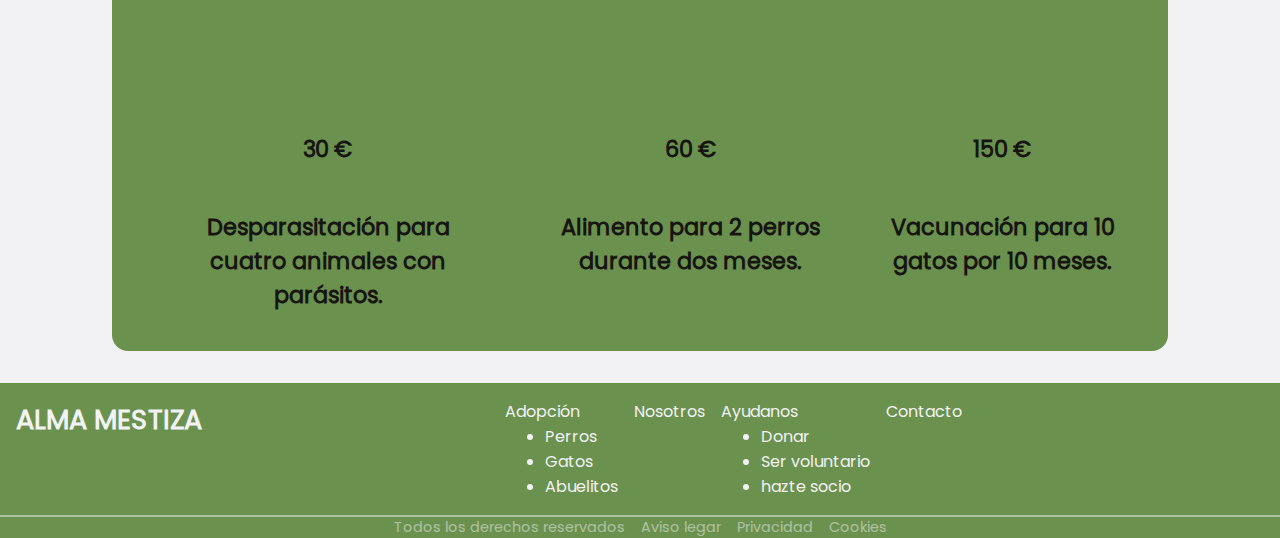
<file: html/dona.html>
<!DOCTYPE html>
<html lang="es">

<head>
    <meta charset="UTF-8">
    <meta name="viewport" content="width=device-width, initial-scale=1.0">
    <meta name="author" content="Fernanda Guerra">
    <meta name="keywords" content="protectora, animales, adopcion, perros, gatos, senior, donar">
    <meta name="description" content="pagina protectora de animales alma mestiza">
    <link rel="stylesheet" type="text/css" href="../css/dona.css">
    <script src="../js/dona.js" defer></script>
    <link rel="stylesheet" href="https://cdnjs.cloudflare.com/ajax/libs/font-awesome/6.5.2/css/all.min.css"
        integrity="sha512-SnH5WK+bZxgPHs44uWIX+LLJAJ9/2PkPKZ5QiAj6Ta86w+fsb2TkcmfRyVX3pBnMFcV7oQPJkl9QevSCWr3W6A=="
        crossorigin="anonymous" referrerpolicy="no-referrer">
    <link rel="icon" type="imagen/x-icon" href="../img/iconos/paw-favicom.svg"> <!--FAVICOM-->

    <title>Alma Mestiza</title>
</head>

<body>

    <!-- Este HTML es el que contiene la información para donar . 
    Estructura: 
    -Header con  navegador/ header responsive
    -Main con 2 secciones 
    -Footer 
    -->

    <!--HEADER CORTINA RESPONSIVE -->

    <div class="headerMovil" id="cortina">

        <div class="headerMovil__conetenedor">

            <button type="button" class="headerMovil__botonX" name="boton X" id="cierra"> &times; </button>

            <ul class="headerMovil__listaMovil" id="listaResponsive"> <!--LISTA RESPONSIVE -->

                <li class="headerMovil__elemLista" id="adopcionCortina"> Adopción <i class="fa-solid fa-paw"></i>
                    <!--ADOPCION RESPONSIVE -->

                    <ol class="headerMovil__extra" id="olCortina"> <!--MENU DESPLEGABLE ADOPCIÓN FALTA ENLAZAR CON ID-->
                        <li class="headerMovil__elemExtra">
                            <a href="adopcion.html#perros" target="_self" class="headerMovil__linkOl"
                                title="Perros responsive">Perros</a>
                        </li>
                        <li class="headerMovil__elemExtra">
                            <a href="adopcion.html#gatos" target="_self" class="headerMovil__linkOl"
                                title="Gatos responsive">Gatos</a>
                        </li>
                        <li class="headerMovil__elemExtra">
                            <a href="adopcion.html#abuelos" target="_self" class="headerMovil__linkOl"
                                title="Abuelitos responsive">Abuelitos</a>
                        </li>
                    </ol>
                </li>

                <li class="headerMovil__elemLista"> <a href="../index.html#nosotros" target="_self"
                        class="headerMovil__link" title="Nosotros responsive"> Nosotros <i
                            class="fa-solid fa-users"></i></a> </li>

                <li class="headerMovil__elemLista" id="ayudarCortina">Ayudanos <i class="fa-solid fa-heart"></i> </i>
                    <!--AYUDANOS RESPONSIVE -->

                    <ol class="headerMovil__extraAyuda" id="olLiCortina"> <!--MENU DESPLEGABLE AYUDA-->
                        <li class="headerMovil__elemExtra"> <a href="dona.html" target="_self"
                                class="headerMovil__linkOl" title="Dona responsive">Donar</a></li>
                        <li class="headerMovil__elemExtra"> <a href="../html/formulario.html" target="_self"
                                class="headerMovil__linkOl" title="Voluntario responsive">
                                Ser
                                voluntario</a></li>
                        <li class="headerMovil__elemExtra"> <a href="../html/formulario.html" target="_self"
                                class="headerMovil__linkOl" title="Socio responsive">Hazte
                                socio</a>
                        </li>
                    </ol>
                </li>

                <li class="headerMovil__elemLista"> <a href="../index.html#formulario" class="headerMovil__link"
                        title="Contacto responsive"> Contacto <i class="fa-solid fa-paper-plane"></i></a> </li>

            </ul>

            <a href="dona.html" target="_self" class="headerMovil__linkBoton" id="donaResponsive"
                title="Boton donar responsive"> DONAR </a>
            <!--BOTON DONAR RESPONSIVE-->

        </div>
    </div>


    <!--HERADER PRINCIPAL-->

    <header class="header" id="inicio">

        <a href="../index.html#inicio" title="logo header" class="header__logo"> ALMA MESTIZA </a><!-- LOGO-->

        <nav class="header__nav" id="nav"> <!-- NAVEGADOR LOGO-->

            <button type="button" class="header__barras header__barras--desaparece" name="boton barras" id="barras">
                &#9776; </button>

            <ul class="header__listas" id="ul"> <!-- LISTA HEADER-->

                <li class="header__elemLista" id="adopcion"> Adopción <i class="fa-solid fa-paw"></i> <!--ADOPCIÓN-->

                    <ol class="header__extraAdopcion" id="ol"><!--MENU DESPLEGABLE ADOPCION-->
                        <!--LINKIAR CON ID DE SECCION-->
                        <li class="header__elemExtra"> <a href="adopcion.html#perros" target="_self"
                                class="header__linkOl" title="Perros">Perros</a></li>
                        <li class="header__elemExtra"> <a href="adopcion.html#gatos" target="_self"
                                class="header__linkOl" title="Gatos">Gatos</a></li>
                        <li class="header__elemExtra"> <a href="adopcion.html#abuelos" target="_self"
                                class="header__linkOl" title="Abuelitos">Abuelitos</a>
                        </li>
                    </ol>
                </li>

                <li class="header__elemLista"> <a href="../index.html#nosotros" target="_self" class="header__link"
                        title="Protectora">
                        Nosotros <i class="fa-solid fa-users"></i></a> </li> <!-- NOSOTROS-->

                <li class="header__elemLista" id="ayudar"> Ayudanos <i class="fa-solid fa-heart"></i><!--AYUDA-->

                    <ol class="header__extraAyuda" id="olLi"><!-- MENU DESPLEGABLE AYUDA-->
                        <li class="header__elemExtra"> <a href="dona.html" target="_self" class="header__linkOl"
                                title="Dona">Donar</a></li>
                        <li class="header__elemExtra"> <a href="../html/formulario.html" target="_self"
                                class="header__linkOl" title="Voluntario"> Ser
                                voluntario</a></li>
                        <li class="header__elemExtra"> <a href="../html/formulario.html" target="_self"
                                class="header__linkOl" title="Socio">Hazte socio</a>
                        </li>
                    </ol>
                </li>

                <li class="header__elemLista"> <a href="../index.html#formulario" target="_self" class="header__link"
                        title="Contacto">
                        Contacto <i class="fa-solid fa-paper-plane"></i></a> </li><!--CONTACTO-->
            </ul>

        </nav>

        <a href="dona.html" target="_self" class="header__linkBotonDonar" title="Boton Dona"> DONAR </a>
        <!--BOTON DONAR-->

    </header>

    <main>

        <!--DONACIÓN-->
        <!--Main contiene 2 secciones, la primera contiene el titulo principal más hero image. Luego viene una texto intruductivo
    para posterior dar a presentar los métodos de pago. En la segunda sección Se encuentra un cuadro explicativo
    de que se puede hacer con el dinero donado. -->

        <section class="seccionDonacion">

            <div class="seccionDonacion__contenedor">
                <h2 class="seccionDonacion__titulo"> Donaciones: Gracias por colaborar con nosotros. </h2>
                <!--Parte introductiva de pagina-->
            </div>

            <div class="seccionDonacion__contenedorTexto">

                <p class="seccionDonacion__texto">
                    Donar dinero a Alma Mestiza es un acto de profunda empatía y solidaridad que
                    permite transformar <b>vidas. </b> Cada contribución, por pequeña que sea, ayuda a brindar atención
                    médica,
                    alimentación y un hogar seguro a animales rescatados de situaciones de abandono y maltrato. Además,
                    su
                    generosidad respalda programas de adopción y concientización, promoviendo un trato digno y
                    respetuoso
                    hacia los animales.
                </p>

                <p class="seccionDonacion__texto">
                    Agradecemos sinceramente su apoyo, ya que sin su ayuda, nuestra misión de
                    proporcionar una vida mejor a estos seres vulnerables sería imposible. Su donación no solo cambia la
                    vida de los animales rescatados, sino que también inspira a otros a seguir su ejemplo, creando una
                    comunidad más compasiva y responsable. <b> Gracias por ser parte de Alma Mestiza </b> y por hacer
                    una diferencia
                    significativa en la vida de aquellos que no tienen voz.
                </p>
            </div>

            <div class="seccionDonacion__pagar">
                <!--Métodos de pago para donar. Contiene 3 cards.-->

                <div class="seccionDonacion__principal">

                    <article class="seccionDonacion__contenedorPagar">

                        <h3 class="seccionDonacion__tituloCard"> BIZUM </h3>
                        <p class="seccionDonacion__parrafoCard"> Selecciona "Donar a ONG" para luego poner nuestro
                            código 09876</p>

                    </article>

                    <article class="seccionDonacion__contenedorPagar">

                        <h3 class="seccionDonacion__tituloCard"> PAYPAL </h3>
                        <img src="../img/paypal-donar.webp" alt="donar paylap" class="seccionDonacion__paypal"
                            loading="lazy">
                    </article>

                    <article class="seccionDonacion__contenedorPagar">

                        <h3 class="seccionDonacion__tituloCard"> Transferencia bancaria </h3>
                        <p class="seccionDonacion__parrafoCard"> ES00 1234 5678 9101 1121 3145 (Banco Blu) </p>
                        <p class="seccionDonacion__parrafoCard"> Titular: Alma Mestiza </p>

                    </article>

                </div>

            </div>

        </section>

        <section class="seccionQueHacer">
            <!--Sección que explica en que se usa el dinero invertido y para que se usa. -->

            <h3 class="seccionQueHacer__titulo"> ¿Qué podemos hacer con tu donativo? </h3>

            <div class="seccionQueHace__total">

                <div class="seccionQueHacer__contenedor">

                    <article class="seccionQueHacer__contenedorCard">

                        <p class="seccionQueHacer__icono"> <i class="fa-solid fa-briefcase-medical"></i> </p>
                        <p class="seccionQueHacer__texto"> 30 €</p>
                        <p class="seccionQueHacer__texto"> Desparasitación para cuatro animales con parásitos.</p>

                    </article>

                    <article class="seccionQueHacer__contenedorCard">

                        <p class="seccionQueHacer__icono"> <i class="fa-solid fa-bowl-food"></i> </p>
                        <p class="seccionQueHacer__texto"> 60 €</p>
                        <p class="seccionQueHacer__texto"> Alimento para 2 perros durante dos meses.</p>

                    </article>


                    <article class="seccionQueHacer__contenedorCard">

                        <p class="seccionQueHacer__icono"> <i class="fa-solid fa-cat"></i> </p>
                        <p class="seccionQueHacer__texto"> 150 €</p>
                        <p class="seccionQueHacer__texto"> Vacunación para 10 gatos por 10 meses.</p>

                    </article>


                </div>
            </div>

        </section>

    </main>

    <!-- FOOTER DE ADOPCIÓN -->
    <!-- Mismo footer que index. -->

    <footer class="footer">


        <div class="footer__contenedorCuerpo">

            <h2 class="footer__logo"> ALMA MESTIZA </h2>

            <ul class="footer__lista">
                <li class="footer__elementoLista"> <i class="fa-solid fa-paw"></i> Adopción
                    <ol class="footer__ExtraAdopcion">
                        <li class="footer__elementoExtra"> <a href="adopcion.html#perros" title="footer perros"
                                target="_self" class="footer__links"> Perros</a></li>
                        <li class="footer__elementoExtra"> <a href="adopcion.html#gatos" title="footer gatos"
                                target="_self" class="footer__links"> Gatos</a></li>
                        <li class="footer__elementoExtra"> <a href="adopcion.html#abuelos" title="footer abuelitos"
                                target="_self" class="footer__links"> Abuelitos </a></li>
                    </ol>
                </li>

                <li class="footer__elementoLista"> <a href="../index.html#nosotros" title="footer nosotros"
                        class="footer__links"> <i class="fa-solid fa-users"></i> Nosotros </a> </li>

                <li class="footer__elementoLista"> <i class="fa-solid fa-heart"></i> Ayudanos

                    <ol class="footer__ExtraAdopcion">
                        <li class="footer__elementoExtra"> <a href="dona.html" title="footer donar" target="_self"
                                class="footer__links"> Donar</a></li>
                        <li class="footer__elementoExtra"> <a href="formulario.html" title="footer voluntario"
                                target="_self" class="footer__links"> Ser voluntario</a></li>
                        <li class="footer__elementoExtra"> <a href="formulario.html" title="footer socio" target="_self"
                                class="footer__links"> hazte socio </a></li>
                    </ol>
                </li>
                <li class="footer__elementoLista"> <a href="../index.html#formulario" title="footer contacto"
                        class="footer__links">
                        <i class="fa-solid fa-paper-plane"></i> Contacto </a> </li>

            </ul>

            <div class="footer__iconos">

                <i class="fa-brands fa-instagram"></i>
                <i class="fa-brands fa-facebook"></i>
                <i class="fa-brands fa-x-twitter"></i>

            </div>

        </div>

        <div class="footer__contenedorPie">

            <div class="footer__vacio"> </div>

            <ul class="footer__otrasListas">
                <li class="footer__listaPie">Todos los derechos reservados</li>
                <li class="footer__listaPie">Aviso legar</li>
                <li class="footer__listaPie">Privacidad</li>
                <li class="footer__listaPie">Cookies</li>

            </ul>
        </div>


    </footer>


</body>

</html>
</file>
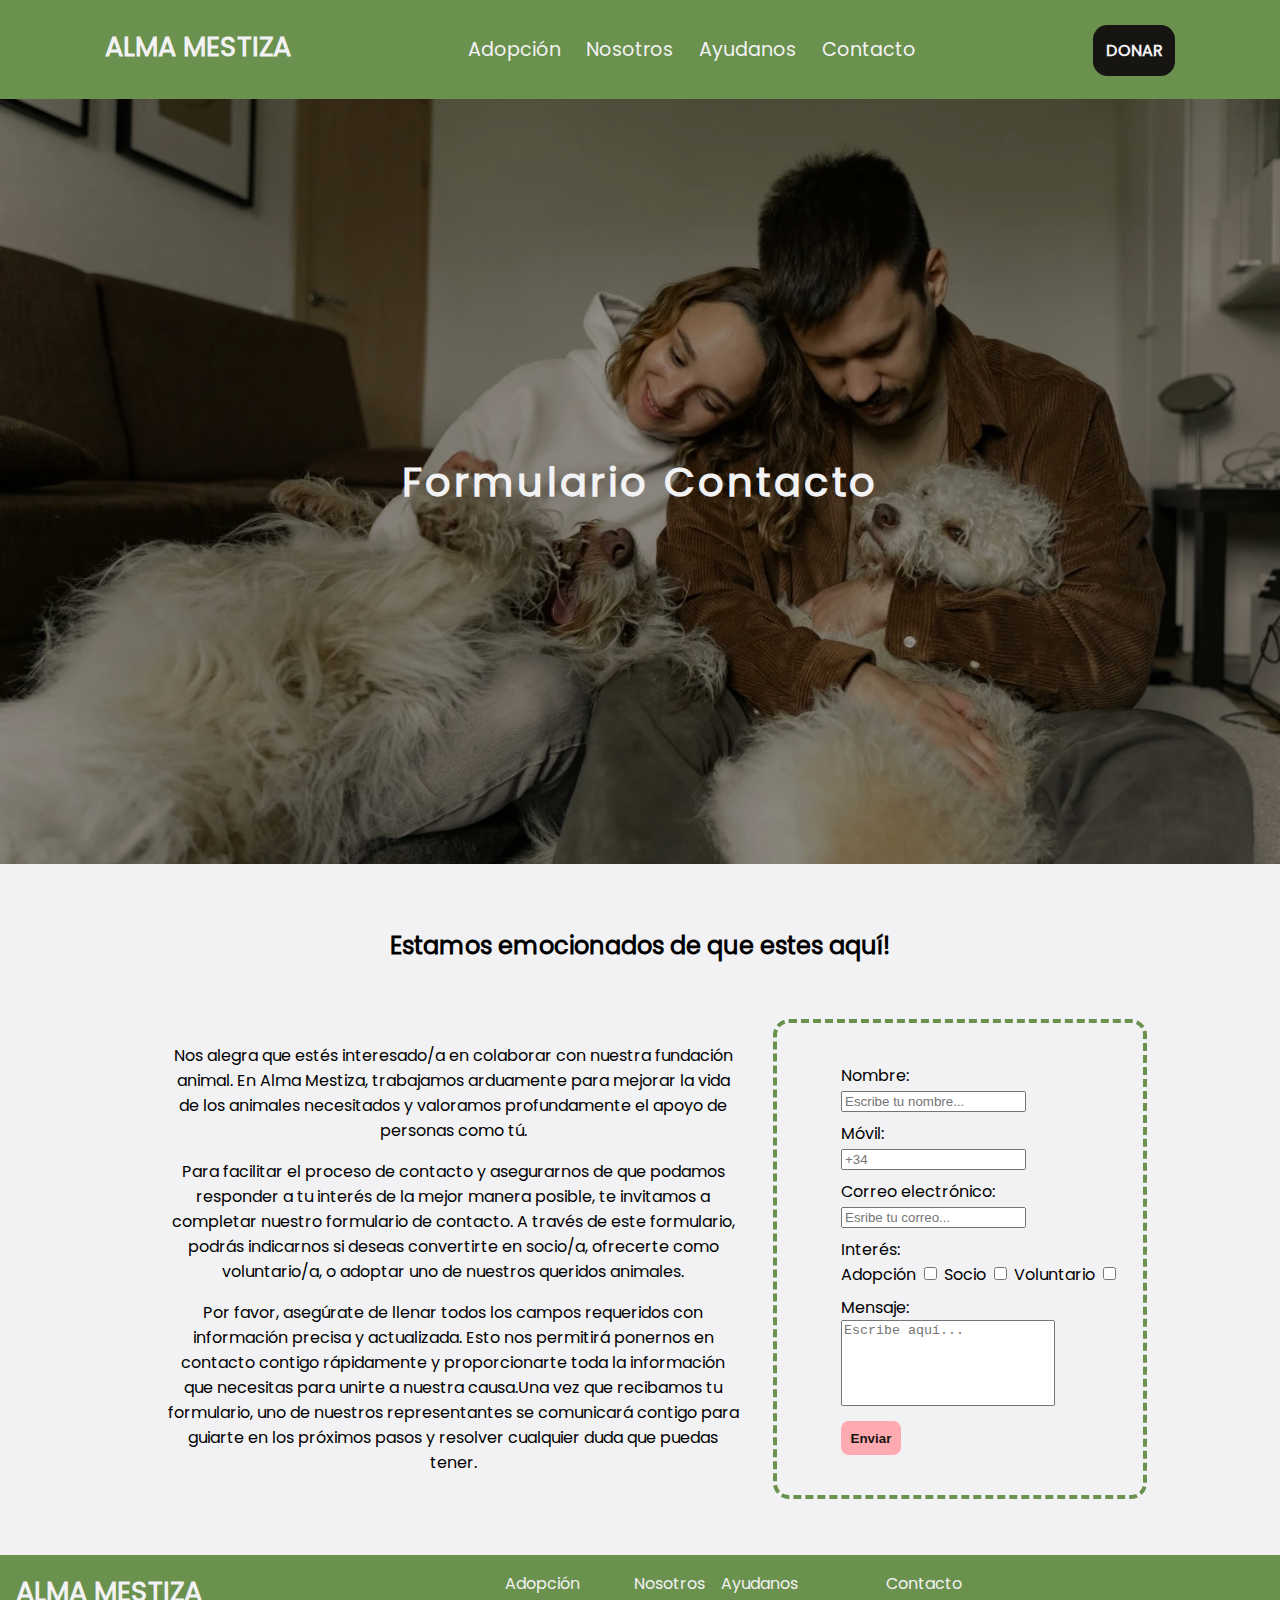
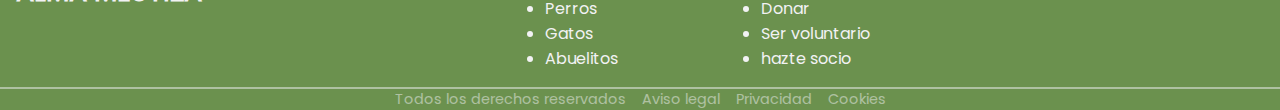
<file: html/formulario.html>
<!DOCTYPE html>
<html lang="es">

<head>
    <meta charset="UTF-8">
    <meta name="viewport" content="width=device-width, initial-scale=1.0">
    <meta name="author" content="Fernanda Guerra">
    <meta name="keywords" content="protectora, animales, adopcion, perros, gatos, senior, donar">
    <meta name="description" content="pagina protectora de animales alma mestiza">
    <link rel="stylesheet" type="text/css" href="../css/formulario.css">
    <script src="../js/formulario.js" defer></script>
    <link rel="stylesheet" href="https://cdnjs.cloudflare.com/ajax/libs/font-awesome/6.5.2/css/all.min.css"
        integrity="sha512-SnH5WK+bZxgPHs44uWIX+LLJAJ9/2PkPKZ5QiAj6Ta86w+fsb2TkcmfRyVX3pBnMFcV7oQPJkl9QevSCWr3W6A=="
        crossorigin="anonymous" referrerpolicy="no-referrer">
    <link rel="icon" type="imagen/x-icon" href="../img/iconos/paw-favicom.svg"> <!--FAVICOM-->

    <title>Alma Mestiza</title>
</head>

<body>

    <!-- Este HTML el es archivo que contiene el formulario para adopción, ser socio o voluntario
    Estructura: 
    -Header con  navegador/ header responsive
    -Main con 3 secciones 
    -Footer 
    -->

    <!--HEADER CORTINA RESPONSIVE -->
    <!-- Este header cortina solo aparace en responsive-->

    <!--HEADER CORTINA RESPONSIVE -->

    <div class="headerMovil" id="cortina">

        <div class="headerMovil__conetenedor">

            <button type="button" class="headerMovil__botonX" name="boton X" id="cierra"> &times; </button>

            <ul class="headerMovil__listaMovil" id="listaResponsive"> <!--LISTA RESPONSIVE -->

                <li class="headerMovil__elemLista" id="adopcionCortina"> Adopción <i class="fa-solid fa-paw"></i>
                    <!--ADOPCION RESPONSIVE -->

                    <ol class="headerMovil__extra" id="olCortina"> <!--MENU DESPLEGABLE ADOPCIÓN FALTA ENLAZAR CON ID-->
                        <li class="headerMovil__elemExtra">
                            <a href="adopcion.html#perros" target="_self" class="headerMovil__linkOl"
                                title="Perros responsive">Perros</a>
                        </li>
                        <li class="headerMovil__elemExtra">
                            <a href="adopcion.html#gatos" target="_self" class="headerMovil__linkOl"
                                title="Gatos responsive">Gatos</a>
                        </li>
                        <li class="headerMovil__elemExtra">
                            <a href="adopcion.html#abuelos" target="_self" class="headerMovil__linkOl"
                                title="Abuelitos responsive">Abuelitos</a>
                        </li>
                    </ol>
                </li>

                <li class="headerMovil__elemLista"> <a href="../index.html#nosotros" target="_self"
                        class="headerMovil__link" title="Nosotros responsive"> Nosotros <i
                            class="fa-solid fa-users"></i></a> </li>

                <li class="headerMovil__elemLista" id="ayudarCortina">Ayudanos <i class="fa-solid fa-heart"></i>
                    <!--AYUDANOS RESPONSIVE -->

                    <ol class="headerMovil__extraAyuda" id="olLiCortina"> <!--MENU DESPLEGABLE AYUDA-->
                        <li class="headerMovil__elemExtra"> <a href="dona.html" target="_self"
                                class="headerMovil__linkOl" title="Dona responsive">Donar</a></li>
                        <li class="headerMovil__elemExtra"> <a href="../html/formulario.html" target="_self"
                                class="headerMovil__linkOl" title="Voluntario responsive">
                                Ser
                                voluntario</a></li>
                        <li class="headerMovil__elemExtra"> <a href="../html/formulario.html" target="_self"
                                class="headerMovil__linkOl" title="Socio responsive">Hazte
                                socio</a>
                        </li>
                    </ol>
                </li>

                <li class="headerMovil__elemLista"> <a href="../index.html#formulario" class="headerMovil__link"
                        title="Contacto responsive"> Contacto <i class="fa-solid fa-paper-plane"></i></a> </li>

            </ul>

            <a href="dona.html" target="_self" class="headerMovil__linkBoton" id="donaResponsive"
                title="Boton donar responsive"> DONAR </a>
            <!--BOTON DONAR RESPONSIVE-->

        </div>
    </div>


    <!--HERADER PRINCIPAL-->

    <header class="header" id="inicio">

        <a href="../index.html#inicio" title="logo header" class="header__logo"> ALMA MESTIZA </a><!-- LOGO-->

        <nav class="header__nav" id="nav"> <!-- NAVEGADOR LOGO-->

            <button type="button" class="header__barras header__barras--desaparece" name="boton barras" id="barras">
                &#9776; </button>

            <ul class="header__listas" id="ul"> <!-- LISTA HEADER-->

                <li class="header__elemLista" id="adopcion"> Adopción <i class="fa-solid fa-paw"></i> <!--ADOPCIÓN-->

                    <ol class="header__extraAdopcion" id="ol"><!--MENU DESPLEGABLE ADOPCION-->
                        <!--LINKIAR CON ID DE SECCION-->
                        <li class="header__elemExtra"> <a href="adopcion.html#perros" target="_self"
                                class="header__linkOl" title="Perros">Perros</a></li>
                        <li class="header__elemExtra"> <a href="adopcion.html#gatos" target="_self"
                                class="header__linkOl" title="Gatos">Gatos</a></li>
                        <li class="header__elemExtra"> <a href="adopcion.html#abuelos" target="_self"
                                class="header__linkOl" title="Abuelitos">Abuelitos</a>
                        </li>
                    </ol>
                </li>

                <li class="header__elemLista"> <a href="../index.html#nosotros" target="_self" class="header__link"
                        title="Protectora">
                        Nosotros <i class="fa-solid fa-users"></i></a> </li> <!-- NOSOTROS-->

                <li class="header__elemLista" id="ayudar"> Ayudanos <i class="fa-solid fa-heart"></i><!--AYUDA-->

                    <ol class="header__extraAyuda" id="olLi"><!-- MENU DESPLEGABLE AYUDA-->
                        <li class="header__elemExtra"> <a href="dona.html" target="_self" class="header__linkOl"
                                title="Dona">Donar</a></li>
                        <li class="header__elemExtra"> <a href="../html/formulario.html" target="_self"
                                class="header__linkOl" title="Voluntario"> Ser
                                voluntario</a></li>
                        <li class="header__elemExtra"> <a href="../html/formulario.html" target="_self"
                                class="header__linkOl" title="Socio">Hazte socio</a>
                        </li>
                    </ol>
                </li>

                <li class="header__elemLista"> <a href="../index.html#formulario" target="_self" class="header__link"
                        title="Contacto">
                        Contacto <i class="fa-solid fa-paper-plane"></i></a> </li><!--CONTACTO-->
            </ul>

        </nav>

        <a href="dona.html" target="_self" class="header__linkBotonDonar" title="Boton Dona"> DONAR </a>
        <!--BOTON DONAR-->

    </header>

    <main>

        <!--CUERPO PRINCIPAL-->

        <section class="seccionInicio"> <!-- Esta seccion contiene el titulo y un hero image-->

            <div class="seccionInicio__contenedor">

                <h2 class="seccionInicio__titulo"> Formulario Contacto</h2>

            </div>

        </section>

        <section class="seccionFormulario"><!--Sección que contiene parrafo descriptivo y el formulario-->

            <h2 class="seccionFormulario__titulo"> Estamos emocionados de que estes aquí! </h2>


            <div class="seccionFormulario__contenedor">


                <div class="seccionFormulario__parrafos">

                    <p class="seccionFormulario__texto"> Nos alegra que estés interesado/a en colaborar con nuestra
                        fundación animal. En Alma Mestiza, trabajamos arduamente para mejorar la vida de los animales
                        necesitados y valoramos profundamente el apoyo de personas como tú. </p>
                    <p class="seccionFormulario__texto"> Para facilitar el proceso de contacto y asegurarnos de que
                        podamos responder a tu interés de la mejor manera posible, te invitamos a completar nuestro
                        formulario de contacto. A través de este formulario, podrás indicarnos si deseas convertirte en
                        socio/a, ofrecerte como voluntario/a, o adoptar uno de nuestros queridos animales.</p>
                    <p class="seccionFormulario__texto"> Por favor, asegúrate de llenar todos los campos requeridos con
                        información precisa y
                        actualizada. Esto nos permitirá ponernos en contacto contigo rápidamente y proporcionarte toda
                        la información que necesitas para unirte a nuestra causa.Una vez que recibamos tu formulario,
                        uno de nuestros representantes se comunicará contigo para
                        guiarte en los próximos pasos y resolver cualquier duda que puedas tener. </p>

                </div>



                <div class="seccionFormulario__form">
                    <!--Etiqueta form que contiene una lista para dejar input en orden-->

                    <form name="Formulario contacto" action="#" method="get" id="contacto">

                        <ul class="seccionFormulario__lista">

                            <li class="seccionFormulario__elementoLista">
                                <label for="nom">Nombre:</label><br>
                                <input name="nombre" type="text" placeholder="Escribe tu nombre..." id="nom" required>
                            </li>

                            <li class="seccionFormulario__elementoLista">
                                <label for="mov"> Móvil:</label> <br>
                                <input name="movil" type="text" maxlength="12" placeholder="+34" id="mov">
                            </li>

                            <li class="seccionFormulario__elementoLista">
                                <label for="email">Correo electrónico:</label> <br>
                                <input name="correo" type="email" placeholder="Esribe tu correo..." id="email" required>
                            </li>

                            <li class="seccionFormulario__elementoLista">
                                <p class="seccionFormulario__interes"> Interés: </p>
                                <label for="checkbox1">Adopción</label>
                                <input type="checkbox" name="Adopción" id="checkbox1">
                                <label for="checkbox2"> Socio </label>
                                <input type="checkbox" name="Socio" id="checkbox2">
                                <label for="checkbox3"> Voluntario</label>
                                <input type="checkbox" name="Voluntario" id="checkbox3">

                            </li>

                            <li class="seccionFormulario__elementoLista">
                                <label for="menj">Mensaje:</label> <br>
                                <textarea name="mensaje" cols="10" rows="1" class="seccionFormulario__textarea"
                                    id="menj" placeholder="Escribe aquí..."></textarea>
                            </li>
                            <li class="seccionFormulario__elementoLista">
                                <input type="submit" value="Enviar" class="seccionFormulario__enviar" id="envi">
                            </li>
                        </ul>

                    </form>
                </div>

                <div class="seccionFormulario__modal" id="modal"> <!--Modal-->
                    <button type="button" name="botón cerrar" id="cerrarX" class="seccionFormulario__botonX"> X
                    </button>
            
                    <div class="seccionFormulario__contenedorModal">
            
                        <div class="seccionFormulario__contenedorGracias">
            
                            <p class="seccionFormulario__gracias"> Gracias por ponerte en contacto! a la brevedad te
                                responderemos.
                                A nombre de Alma Mestiza te damos las gracias por unirte a esta noble causa.
                            </p>
                            <p class="seccionFormulario__iconosGracias"> <i class="fa-solid fa-dog"></i> <i
                                    class="fa-solid fa-heart"></i> <i class="fa-solid fa-cat"></i> </p>
            
                        </div>
            
                    </div>
            
                </div>
            
            </div>

        </section>

    </main>


 
    <!-- FOOTER DE FORMULARIO -->
    <!-- Mismo footer que index. -->

    <footer class="footer">


        <div class="footer__contenedorCuerpo">

            <h2 class="footer__logo"> ALMA MESTIZA </h2>

            <ul class="footer__lista">
                <li class="footer__elementoLista"> <i class="fa-solid fa-paw"></i> Adopción
                    <ol class="footer__ExtraAdopcion">
                        <li class="footer__elementoExtra"> <a href="adopcion.html#perros" title="footer perros"
                                target="_self" class="footer__links"> Perros</a></li>
                        <li class="footer__elementoExtra"> <a href="adopcion.html#gatos" title="footer gatos"
                                target="_self" class="footer__links"> Gatos</a></li>
                        <li class="footer__elementoExtra"> <a href="adopcion.html#abuelos" title="footer abuelitos"
                                target="_self" class="footer__links"> Abuelitos </a></li>
                    </ol>
                </li>

                <li class="footer__elementoLista"> <a href="../index.html#nosotros" title="footer nosotros"
                        class="footer__links"> <i class="fa-solid fa-users"></i> Nosotros </a> </li>

                <li class="footer__elementoLista"> <i class="fa-solid fa-heart"></i> Ayudanos

                    <ol class="footer__ExtraAdopcion">
                        <li class="footer__elementoExtra"> <a href="dona.html" title="footer donar" target="_self"
                                class="footer__links"> Donar</a></li>
                        <li class="footer__elementoExtra"> <a href="formulario.html" title="footer voluntario"
                                target="_self" class="footer__links"> Ser voluntario</a></li>
                        <li class="footer__elementoExtra"> <a href="formulario.html" title="footer socio" target="_self"
                                class="footer__links"> hazte socio </a></li>
                    </ol>
                </li>
                <li class="footer__elementoLista"> <a href="../index.html#formulario" title="footer contacto"
                        class="footer__links">
                        <i class="fa-solid fa-paper-plane"></i> Contacto </a> </li>

            </ul>

            <div class="footer__iconos">

                <i class="fa-brands fa-instagram"></i>
                <i class="fa-brands fa-facebook"></i>
                <i class="fa-brands fa-x-twitter"></i>

            </div>

        </div>

        <div class="footer__contenedorPie">

            <div class="footer__vacio"> </div>

            <ul class="footer__otrasListas">
                <li class="footer__listaPie">Todos los derechos reservados</li>
                <li class="footer__listaPie">Aviso legal</li>
                <li class="footer__listaPie">Privacidad</li>
                <li class="footer__listaPie">Cookies</li>

            </ul>
        </div>


    </footer>


</body>

</html>
</file>
<file: css/style.css>
/*CSS
- Variables
- Cambio en body
- Header Cortina responsive
- Header principal
- Main: Secciones -> carrusel de imagenes, quienes somos, adopción, pasos adopción, contacto fundación.
- Footer */

@font-face {
    font-family: 'letraPoppins';
    /*Definición de tipografía de toda la página*/
    src: url(../font/Poppins-Regular.ttf);
}

:root {

    --colorTexto: #171512;
    /*Color del texto de pagina*/
    --colorfondo: #F2F2F4;
    /*Color del fondo de pagina*/
    --verde: #56763C;
    --rosado: #FFAAB1;
}

body {
    margin: 0;
    box-sizing: border-box;
    background-color: var(--colorfondo);
    font-family: 'letraPoppins';
}


/*HEADER CORTINA RESPONSIVE*/

.headerMovil {
    height: 100%;
    position: fixed;
    z-index: 2;
    top: 0;
    right: 0;
    overflow: hidden;

    background-color: var(--verde);
    width: 0;
    transition: 1s width;

}

.headerMovil__conetenedor {

    display: flex;
    flex-direction: column;
    justify-content: space-evenly;
    align-items: center;
}

/*Boton X movil*/
.headerMovil__botonX {

    border: 2px solid var(--colorfondo);
    color: var(--colorfondo);
    background-color: transparent;
    font-size: 1.7rem;
    cursor: pointer;
    border-radius: 0.8rem;
    padding: 0.5rem 0.8rem;

    align-self: end;
    margin: 1rem;
}

.headerMovil__botonX:hover {

    background-color: var(--colorTexto);
}

/*Boton donar movil */
.headerMovil__linkBoton {
    color: var(--colorfondo);
    background-color: var(--colorTexto);
    border-radius: 1rem;
    font-weight: bold;
    font-size: 1.1rem;
    text-decoration: none;
    padding: 1rem;

}

.headerMovil__linkBoton:hover {
    color: var(--colorTexto);
    background-color: var(--colorfondo);
}

/*Lista movil*/
.headerMovil__listaMovil {
    display: flex;
    flex-direction: column;
    align-items: center;
    list-style: none;
    padding: 0;
    gap: 2rem;
    margin: 2rem 0;
}

/*Menus desplegables movil*/
.headerMovil__extra {
    list-style: none;
    padding: 0;
    max-height: 0;
    overflow: hidden;

    transition: 1s max-height
}

.headerMovil__extraAyuda {
    list-style: none;
    padding: 0;
    max-height: 0;
    overflow: hidden;

    transition: 1s max-height
}

.altura {
    /*clase creada en css para que aparezca menus desplegables ayuda y adopción */
    max-height: 100rem;
}

@keyframes lista {
    0% {
        opacity: 0.5;
    }

    50% {
        opacity: 0.2;
    }

    100% {
        opacity: 0;
    }
}

.desaparece {
    /*clase creada en css para transision menu*/
    animation: lista 1s ease-out;
}


/*Elementos de lista movil*/

.headerMovil__elemLista {
    color: var(--colorfondo);
    font-size: 1.4rem;
    font-weight: bold;
    cursor: pointer;
    text-decoration: none;
}

.headerMovil__elemLista:hover {
    color: var(--colorTexto);
}

.headerMovil__elemExtra {
    cursor: pointer;

}

.headerMovil__elemExtra:hover {
    color: var(--colorTexto);
}

.headerMovil__link {
    text-decoration: none;
    color: var(--colorfondo);
    font-size: 1.4rem;
    font-weight: bold;
}

.headerMovil__link:hover {
    color: var(--colorTexto);
}

.headerMovil__linkOl {
    margin: 0;
    padding: 0;
    color: var(--colorfondo);
    text-decoration: none;
    font-size: 1.1rem;
}

.headerMovil__linkOl:hover {
    color: var(--colorTexto);
}

/*HEADER PRINCIPAL*/

.header {
    display: flex;
    justify-content: space-around;
    align-items: baseline;

    padding: 1rem;
    background-color: var(--verde);
    color: var(--colorfondo);
}

@media screen and (max-width: 600px) {
    .header {
        justify-content: space-between;
    }
}

/*Navegador*/
.header__nav {
    display: flex;
    align-items: center;
    gap: 1rem;
}

.header__logo {
    cursor: pointer;

}

@media screen and (max-width: 350px) {
    .header__logo {
        font-size: 1.2rem;
    }
}

/*Listas*/
.header__listas {
    display: flex;
    padding: 0;
    gap: 1.6rem;
    list-style-type: none;
    font-size: 1.2rem;
}

@media screen and (max-width: 922px) {
    .header__listas {
        display: none;
    }
}

/*MENU desplegable adopción*/
.header__extraAdopcion {
    list-style-type: none;

    z-index: 1;

    padding: 0 0.5rem;
    margin: 0;

    background-color: #171512ab;
    border-radius: 0.5rem;

    max-height: 0;
    overflow: hidden;

    transition: 1s max-height;

    position: absolute;
    /**/
}

/*Menu desplegable ayuda*/
.header__extraAyuda {
    list-style-type: none;
    padding: 0 0.5rem;

    z-index: 1;

    background-color: #171512ab;
    border-radius: 0.5rem;

    max-height: 0;
    overflow: hidden;

    transition: 1s max-height;
    position: absolute;
}

.header__linkOl {
    text-decoration: none;
    color: var(--colorfondo);
}

.header__linkOl:hover {
    color: var(--verde);
}

.header__elemLista {
    cursor: pointer;
    position: relative;

}

.header__elemLista:hover {
    color: var(--colorTexto);
}

.header__link {
    text-decoration: none;
    color: var(--colorfondo);
}

.header__link:hover {
    color: var(--colorTexto);
}

/*Boton donar*/
.header__linkBotonDonar {
    background-color: var(--colorTexto);
    color: var(--colorfondo);
    font-weight: bold;
    text-decoration: none;
    padding: 0.8rem;
    border-radius: 0.9rem;
}

.header__linkBotonDonar:hover {
    background-color: var(--colorfondo);
    color: var(--colorTexto);
}

@media screen and (max-width: 922px) {
    .header__linkBotonDonar {
        display: none;
    }
}

/*Boron barra*/

.header__barras {
    background-color: var(--colorfondo);
    color: var(--colorTexto);
    border-radius: 0.5rem;
    border: none;
    font-size: 1.3rem;
    padding: 0.4rem 0.6rem;

    cursor: pointer;
}

@media screen and (max-width: 600px) {
    .header__barras {
        margin: 0 2rem 0 0;
    }
}

.header__barras:hover {
    background-color: var(--colorTexto);
    color: var(--colorfondo);

}

.header__barras--desaparece {
    display: none;
}

@media screen and (max-width: 922px) {
    .header__barras--desaparece {
        display: block;
    }
}

/*MAIN*/

/*CARRUSEL DE IMAGENES*/
.seccionImg__carrusel {
    position: relative;
    display: flex;
    align-items: center;
    width: 100%;
}

.seccionImg__contenedor {
    position: relative;
    width: 100%;
}

.seccionImg__img {
    width: 100%;
    cursor: pointer;
}

/*Botones flecha*/

.seccionImg__botonIzq {
    position: absolute;
    cursor: pointer;
    background-color: var(--colorTexto);
    color: var(--colorfondo);
    border: none;
    font-size: 1.6rem;
    opacity: 0.5;
    margin: 0 0 0 0.6rem;
    z-index: 1;
}

.seccionImg__botonIzq:hover {
    opacity: 1;
}

.seccionImg__botonDer {
    position: absolute;
    right: 0;
    cursor: pointer;
    background-color: var(--colorTexto);
    color: var(--colorfondo);
    border: none;
    font-size: 1.6rem;
    opacity: 0.5;
    margin: 0 0.6rem 0 0;
}

.seccionImg__botonDer:hover {
    opacity: 1;
}

/*QUIENES SOMOS*/

/*Imagen*/
.seccionSomos__contenedor {
    display: flex;
    width: 100%;
    padding: 0 0 1.5rem 0;
    gap: 1rem;
}

@media screen and (max-width: 975px) {
    .seccionSomos__contenedor {
        flex-direction: column;
        align-items: center;
    }
}

.seccionSomos__tituloPrincipal{
    text-align: center;
    font-size: 1.7rem;
}

.seccionSomos__contenedorImagen {
    display: flex;
    justify-content: center;
    align-items: center;
    width: 50%;
    padding: 1.7rem 0;
    margin: 0 0 0 1.7rem;


}

@media screen and (max-width: 975px) {
    .seccionSomos__contenedorImagen {
        margin: 0;
        width: 70%;

    }
}


.seccionSomos__img {
    width: 85%;
    box-shadow: 5px 6px 5px var(--colorTexto);
    border-radius: 0.8rem;
}

@media screen and (max-width: 975px) {
    .seccionSomos__img {
        width: 90%;
    }
}

/*Párrafos*/
.seccionSomos__contenedorParrafos {
    width: 40%;

    display: flex;
    flex-direction: column;
    justify-content: center;
}

@media screen and (max-width: 975px) {
    .seccionSomos__contenedorParrafos {
        width: 80%;

    }
}

.seccionSomos__titulo {
    text-align: center;
}

.seccionSomos__parrafos {
    text-align: center;
    font-size: 1.1rem;
}

.seccionSomos__iconosTexto {
    font-size: 1.1rem;
}



/*Iconos*/
.seccionSomos__iconos {
    display: flex;
    justify-content: center;
    gap: 0.6rem;
}

@media screen and (max-width: 576px) {
    .seccionSomos__iconos {
        flex-direction: column;
        text-align: center;
        font-size: 1.2rem;
    }

}

.seccionSomos__iconosImagen {
    display: flex;
    gap: 0.6rem;
}

@media screen and (max-width: 576px) {
    .seccionSomos__iconosImagen {
        justify-content: center;
    }

}

.seccionSomos__iconosImagenRrss {
    width: 1.3rem;
    opacity: 0.5;
    cursor: pointer;
}

.seccionSomos__iconosImagenRrss:hover {
    opacity: 1;
}

@media screen and (max-width: 576px) {
    .seccionSomos__iconosImagenRrss {
        width: 1.7rem;
    }

}

/*ADOPCIÓN*/
.seccionAdopcion__color {
    /*Se aplica ancho, alto y color a un div vacio para estilo*/
    width: 100%;
    height: 0.7rem;
    background-color: var(--rosado);
}

.seccionAdopcion {
    background-color: #ffaab163;

}

@media screen and (max-width: 576px) {
    .seccionAdopcion  {
        display: flex;
        flex-direction: column;
        align-items: center;
    }

}



/*Cards adopción*/
.seccionAdopcion__conetendorCards {

    display: flex;
    justify-content: space-evenly;
    width: 100%;
}

@media screen and (max-width: 975px) {
    .seccionAdopcion__conetendorCards {
        flex-direction: column;
        align-items: center;

    }
}

.seccionAdopcion__cardcardPrincipal {
    width: 25%;
}

/*Fade in de icono*/
.seccionAdopcion__cardTodo {
    position: relative;
    box-shadow: 4px 4px 6px #171512;
    border-radius: 1rem;
}

.seccionAdopcion__imagen {
    width: 100%;
    height: 27rem;
    display: block;
    border-radius: 1rem;
}

.seccionAdopcion__linkMas {
    position: absolute;
    top: 0;
    width: 100%;
    height: 100%;
    background-color: #ffaab198;
    opacity: 0;
    transition: opacity 0.3s ease;
    border-radius: 1rem;

    display: flex;
    align-items: center;
    justify-content: center;
}

.seccionAdopcion__linkMas:hover {
    opacity: 1;
}

.seccionAdopcion__link {

    position: absolute;
    text-align: center;
    font-size: 2rem;
    text-decoration: none;
    color: var(--colorTexto);
}

.seccionAdopcion__titulo {
    text-align: center;
    padding: 0 0 0.6rem 0;
    font-size: 1.7rem;

}

@media screen and (max-width: 460px) {
    .seccionAdopcion__titulo {
        width: 80%;   
    }

}

/*Parrafos adopción*/
.seccionAdopcion__parrafo {
    text-align: center;
    font-size: 1.1rem;
}

/*PASOS ADOPCIÓN*/

.seccionPasos {
    /*Con esto se logra poner imagen detrás de texto*/
    height: 90vh;
    padding: 2rem 0;

    background-image: linear-gradient(rgba(0, 0, 0, 0.4), rgba(0, 0, 0, 0.4)), url(../img/patitas.webp);
    background-size: cover;
    background-position: center;
    background-repeat: no-repeat;

    display: flex;
    flex-direction: column;
    justify-content: space-around;
    align-items: center;

}

@media screen and (max-width: 920px) {
    .seccionPasos {
        height: auto;
    }
}

.seccionPasos__titulo {
    text-align: center;
    color: var(--colorfondo);

}
@media screen and (max-width: 920px) {
    .seccionPasos__titulo{
        width: 70%;
    }
}

.seccionPasos__contenedor {
    display: flex;
    align-items: baseline;
    width: 100%;

}

@media screen and (max-width: 920px) {
    .seccionPasos__contenedor {
        display: grid;
        grid-template-columns: 1fr 1fr;
        justify-items: center;
        width: 90%;
    }

}

.seccionPasos__conetnedorImagen {
    /*Se logra poner en centro los iconos y texto*/
    display: flex;
    flex-direction: column;
    align-items: center;
    width: 25%;

    opacity: 0.5;
}

.seccionPasos__conetnedorImagen:hover {
    opacity: 1;

}

@media screen and (max-width: 920px) {
    .seccionPasos__conetnedorImagen {
        width: 60%;
    }
}

@media screen and (max-width: 460px) {
    .seccionPasos__conetnedorImagen {
        width: 80%;
    }
}

.seccionPaso__imagen {
    padding: 1rem;
    width: 70%;
}

@media screen and (max-width: 920px) {
    .seccionPaso__imagen {
        width: 80%;
    }
}

.seccionPaso__parrafo {
    color: var(--colorfondo);
    font-size: 1.4rem;
}

/*Boton saber más*/
.seccionPasos__boton {
    text-align: center;
    background-color: var(--colorTexto);
    color: white;
    text-decoration: none;
    border: none;
    padding: 1rem;
    border-radius: 0.9rem;
    margin: 0.8rem 0;

}

.seccionPasos__boton:hover {
    background-color: var(--verde);
}

/*CONTACTO FUNDACIÓN*/

.seccionContacto {
    display: flex;
    flex-direction: column;
    justify-content: space-around;
}

.seccionContacto__contenedorTotal {
    display: flex;
    justify-content: center;
    gap: 2rem;
    width: 100%;
}

@media screen and (max-width: 780px) {
    .seccionContacto__contenedorTotal {
        flex-direction: column;
        align-items: center;
        gap: 0;
    }
}

.seccionContacto__titulo {
    text-align: center;
    color: var(--verde);
}

@media screen and (max-width: 780px) {
    .seccionContacto__titulo {
        width: 90%;
    }
}

.seccionContacto__parrafo {
    width: 40%;
    padding: 1rem;
}

@media screen and (max-width: 780px) {
    .seccionContacto__parrafo {
        width: 70%;
        font-size: 1.1rem;
        text-align: center;
    }
}

@media screen and (max-width: 420px) {
    .seccionContacto__parrafo {
        width: 80%;
    }
}

.seccionContacto__formulario {
    display: flex;
    flex-direction: column;
    align-items: center;
    width: 35%;
    border: 4px dotted var(--verde);
    margin: 0 0 1rem 0;
}

@media screen and (max-width: 780px) {
    .seccionContacto__formulario {
        width: 70%;
    }
}

@media screen and (max-width: 420px) {
    .seccionContacto__formulario {
        width: 80%;
    }
}

.seccionContacto__lista {
    list-style-type: none;
}

.seccionContacto__elementoLista {
    margin: 0.5rem 0;
}

.seccionContacto__textarea {
    resize: none;
    width: 12rem;
    height: 5rem;
}

.seccionContacto__enviar {
    background-color: var(--verde);
    color: var(--colorfondo);
    font-weight: bold;
    border: none;
    border-radius: 0.5rem;
    padding: 0.6rem;
    cursor: pointer;
}

/*animación para que aparezca agradecimiento  PREGUNTAR A JAVI PORQUE SUBE A LA PAGINA AL PONER ENVIAR 
PREGUNTAR A JAVI PARA QUE APAREZCA BIEN Y CUADRO NO CREZCA*/
@keyframes aparicion {

    from {
        opacity: 0;
        transform: translateY(10px);
    }

    to {
        opacity: 1;
        transform: translateY(-10px);
    }


}

.seccionContacto__volver {
    /*Anclaje para volver a navegador*/
    font-weight: bold;
    text-decoration: none;
    color: var(--verde);
    margin: 1rem;
    align-self: flex-end;

}


/*FOOTER*/
.footer {
    display: flex;
    flex-direction: column;
    background-color: var(--verde);
    color: var(--colorfondo);
}

@media screen and (max-width: 830px) {
    .footer {
        align-items: center;
    }
}

/*Primer div*/
.footer__contenedorCuerpo {
    display: flex;
    justify-content: space-between;
}

@media screen and (max-width: 440px) {
    .footer__contenedorCuerpo {
        flex-direction: column;
        align-items: center;
    }
}

.footer__lista {
    display: flex;
    gap: 1rem;
    padding: 0;
}

@media screen and (max-width: 830px) {
    .footer__lista {
        flex-direction: column;
    }
}

.footer__elementoLista {
    list-style-type: none;
    cursor: pointer;
}

.footer__elementoExtra {
    list-style-type: disc;
}

.footer__links {
    text-decoration: none;
    color: var(--colorfondo);
}

.footer__links:hover {
    text-decoration: underline;
}

.footer__logo {
    font-size: 1.4rem;
    font-weight: bold;
    margin: 1rem;
    color: var(--colorfondo);
    text-decoration: none;
}

.footer__iconos {
    align-self: flex-end;
    font-size: 1.5rem;
    cursor: pointer;
    margin: 0 1rem;
}

/*Segundo div*/

.footer__otrasListas {
    display: flex;
    justify-content: center;
    gap: 1rem;
    opacity: 0.5;
    font-size: 0.9rem;
    margin: 0;
    padding: 0;
}

@media screen and (max-width: 440px) {
    .footer__otrasListas {
        flex-direction: column;
        align-items: center;
    }
}


.footer__listaPie {
    list-style-type: none;
    cursor: pointer;
}

.footer__vacio {
    background-color: var(--colorfondo);
    width: 100%;
    height: 2px;
    opacity: 0.5;
}
</file>
<file: css/adopcion.css>
/*CSS
- Variables
- Cambio en body
- Header Cortina responsive
- Header principal
- Main: 3 secciones -> una contiene el inicio, otro las card y el último un link de enlace. 
- Footer */

@font-face {
    font-family: 'letraPoppins';
    /*Definición de tipografía de toda la página*/
    src: url(../font/Poppins-Regular.ttf);
}

:root {

    --colorTexto: #171512;
    /*Color del texto de página*/
    --colorfondo: #F2F2F4;
    /*Color del fondo de página*/
    --verde: #56763C;
    --rosado: #FFAAB1;
}

body {
    margin: 0;
    box-sizing: border-box;
    background-color: var(--colorfondo);
    font-family: 'letraPoppins';
}


/*HEADER CORTINA RESPONSIVE*/

.headerMovil {
    height: 100%;
    position: fixed;
    z-index: 2;
    top: 0;
    right: 0;
    overflow: hidden;

    background-color: var(--verde);
    width: 0;
    transition: 1s width;

}

.headerMovil__conetenedor {

    display: flex;
    flex-direction: column;
    justify-content: space-evenly;
    align-items: center;
}

/*Botón X móvil*/
.headerMovil__botonX {

    border: 2px solid var(--colorfondo);
    color: var(--colorfondo);
    background-color: transparent;
    font-size: 1.7rem;
    cursor: pointer;
    border-radius: 0.8rem;
    padding: 0.5rem 0.8rem;

    align-self: end;
    margin: 1rem;
}

.headerMovil__botonX:hover {

    background-color: var(--colorTexto);
}

/*Botón donar móvil */
.headerMovil__linkBoton {
    color: var(--colorfondo);
    background-color: var(--colorTexto);
    border-radius: 1rem;
    font-weight: bold;
    font-size: 1.1rem;
    text-decoration: none;
    padding: 1rem;

}

.headerMovil__linkBoton:hover {
    color: var(--colorTexto);
    background-color: var(--colorfondo);
}

/*Lista móvil*/
.headerMovil__listaMovil {
    display: flex;
    flex-direction: column;
    align-items: center;
    list-style: none;
    padding: 0;
    gap: 2rem;
    margin: 2rem 0;
}

/*Menus desplegables móvil*/
.headerMovil__extra {
    list-style: none;
    padding: 0;
    max-height: 0;
    overflow: hidden;

    transition: 1s max-height
}

.headerMovil__extraAyuda {
    list-style: none;
    padding: 0;
    max-height: 0;
    overflow: hidden;

    transition: 1s max-height
}

.altura {
    /*clase creada en css para que aparezca menus desplegables ayuda y adopción */
    max-height: 100rem;
}


@keyframes lista {
    0% {
        opacity: 0.5;
    }

    50% {
        opacity: 0.2;
    }

    100% {
        opacity: 0;
    }
}

.desaparece {
    /*clase creada en css para transición menu*/
    animation: lista 1s ease-out;
}

/*Elementos de lista móvil*/

.headerMovil__elemLista {
    color: var(--colorfondo);
    font-size: 1.4rem;
    font-weight: bold;
    cursor: pointer;
    text-decoration: none;
}

.headerMovil__elemLista:hover {
    color: var(--colorTexto);
}

.headerMovil__elemExtra {
    cursor: pointer;

}

.headerMovil__elemExtra:hover {
    color: var(--colorTexto);
}

.headerMovil__link {
    text-decoration: none;
    color: var(--colorfondo);
    font-size: 1.4rem;
    font-weight: bold;
}

.headerMovil__link:hover {
    color: var(--colorTexto);
}

.headerMovil__linkOl {
    margin: 0;
    padding: 0;
    color: var(--colorfondo);
    text-decoration: none;
    font-size: 1.1rem;
}

.headerMovil__linkOl:hover {
    color: var(--colorTexto);
}

/*HEADER PRINCIPAL*/

.header {
    display: flex;
    justify-content: space-around;
    align-items: baseline;

    padding: 1rem;
    background-color: var(--verde);
    color: var(--colorfondo);
}

@media screen and (max-width: 600px) {
    .header {
        justify-content: space-between;
    }
}

/*Navegador*/
.header__nav {
    display: flex;
    align-items: center;
    gap: 1rem;
}

.header__logo {
    font-size: 1.7rem;
    color: var(--colorfondo);
    text-decoration: none;
    font-weight: bold;

}

@media screen and (max-width: 350px) {
    .header__logo {
        font-size: 1.2rem;
    }
}

/*Listas*/
.header__listas {
    display: flex;
    padding: 0;
    gap: 1.6rem;
    list-style-type: none;
    font-size: 1.2rem;
}

@media screen and (max-width: 922px) {
    .header__listas {
        display: none;
    }
}

/*MENU desplegable adopción*/
.header__extraAdopcion {
    list-style-type: none;

    z-index: 1;

    padding: 0 0.5rem;
    margin: 0;

    background-color: #171512ab;
    border-radius: 0.5rem;

    max-height: 0;
    overflow: hidden;

    transition: 1s max-height;

    position: absolute;
    
}

/*Menu desplegable ayuda*/
.header__extraAyuda {
    list-style-type: none;
    padding: 0 0.5rem;

    z-index: 1;

    background-color: #171512ab;
    border-radius: 0.5rem;

    max-height: 0;
    overflow: hidden;

    transition: 1s max-height;
    position: absolute;
}

.header__linkOl {
    text-decoration: none;
    color: var(--colorfondo);
}

.header__linkOl:hover {
    color: var(--verde);
}

.header__elemLista {
    cursor: pointer;
    position: relative;

}

.header__elemLista:hover {
    color: var(--colorTexto);
}

.header__link {
    text-decoration: none;
    color: var(--colorfondo);
}

.header__link:hover {
    color: var(--colorTexto);
}

/*Botón donar*/
.header__linkBotonDonar {
    background-color: var(--colorTexto);
    color: var(--colorfondo);
    font-weight: bold;
    text-decoration: none;
    padding: 0.8rem;
    border-radius: 0.9rem;
}

.header__linkBotonDonar:hover {
    background-color: var(--colorfondo);
    color: var(--colorTexto);
}

@media screen and (max-width: 922px) {
    .header__linkBotonDonar {
        display: none;
    }
}

/*Botón barra*/

.header__barras {
    background-color: var(--colorfondo);
    color: var(--colorTexto);
    border-radius: 0.5rem;
    border: none;
    font-size: 1.3rem;
    padding: 0.4rem 0.6rem;

    cursor: pointer;
}

@media screen and (max-width: 600px) {
    .header__barras {
        margin: 0 2rem 0 0;
    }
}

.header__barras:hover {
    background-color: var(--colorTexto);
    color: var(--colorfondo);

}

.header__barras--desaparece {
    display: none;
}

@media screen and (max-width: 922px) {
    .header__barras--desaparece {
        display: block;
    }
}

/*SECCIÓN TEXTO INICIO*/

.seccionAdopcionTexto {

    display: flex;
    flex-direction: column;
    justify-content: space-around;
    align-items: center;
}

.seccionAdopcionTexto__titulo {
    color: var(--colorTexto);
    margin: 4rem 0 0 0;
    font-size: 2.5rem;
}

@media screen and (max-width: 520px) {
    .seccionAdopcionTexto__titulo{
       text-align: center;
       width: 80%;
    }
}

.seccionAdopcionTexto__parrafo {
    width: 50%;
    color: var(--colorTexto);
    font-size: 1.1rem;
    text-align: center;
    padding: 1rem;
}

@media screen and (max-width: 520px) {
    .seccionAdopcionTexto__parrafo{
       width: 70%;
    }
}
/*SECCIÓN CARDS ANIMALES*/

/*Perros*/
.seccionCardsAnimales__perros {
    display: flex;
    flex-direction: column;
    gap: 1rem;
}

.seccionCardsAnimales__divContenedor {
    display: flex;
    justify-content: space-evenly;
    width: 100%;
}

@media screen and (max-width: 680px) {
    .seccionCardsAnimales__divContenedor {
        flex-direction: column;
        align-items: center;
    }
}

.seccionCardsAnimales__articleImg {
    width: 50%;
}

.seccionCardsAnimales__imagen {
    width: 100%;
    height: 100%;
}

.seccionCardsAnimales__articleTexto {
    width: 40%;
    align-content: center;
}

@media screen and (max-width: 680px) {
    .seccionCardsAnimales__articleTexto {
        width: 50%;
    }
}

.seccionCardsAnimales__imagen {
    width: 100%;
}

/*Gatos*/
.seccionCardsAnimales__gatos {
    display: flex;
    flex-direction: column;
    gap: 1rem;
}

/*Abuelos*/
.seccionCardsAnimales__abuelos {
    display: flex;
    flex-direction: column;
    gap: 1rem;
}

.seccionCardsAnimales__titulo {
    text-align: center;
    background-color: var(--colorTexto);
    color: var(--colorfondo);
    padding: 2rem;
    font-size: 1.5rem;
}

/*SECCIÓN CLICK*/
.seccionClick__contenedor {
    display: flex;
    align-items: center;
    justify-content: center;
    width: 100%;
}

@media screen and (max-width: 680px) {
    .seccionClick__contenedor {
        flex-direction: column;
    }
}

.seccionClick__titulo {
    background-color: var(--colorTexto);
    color: var(--colorfondo);
    font-size: 1.5rem;
    padding: 2rem;
    text-align: center;
}

.seccionClick__texto {
    width: 40%;
    font-size: 1.3rem;
}

@media screen and (max-width: 680px) {
    .seccionClick__texto {
        width: 80%;
    }
}

.seccionClick__img {
    width: 30%;
    height: 18%;
}

@media screen and (max-width: 680px) {
    .seccionClick__img {
        width: 60%;
    }
}

@media screen and (max-width: 400px) {
    .seccionClick__img {
        width: 80%;
    }
}

.seccionClick__link {
    color: var(--verde);
}

.seccionClick__linkVolver {
    width: 100%;
    display: flex;
    justify-content: end;
}

.seccionClick__volver {
    /*Anclaje para volver a navegador*/
    font-weight: bold;
    text-decoration: none;
    color: var(--verde);
    margin: 1rem;
}

/*FOOTER*/
.footer {
    display: flex;
    flex-direction: column;
    background-color: var(--verde);
    color: var(--colorfondo);
}

@media screen and (max-width: 830px) {
    .footer {
        align-items: center;
    }
}

/*Primer div*/
.footer__contenedorCuerpo {
    display: flex;
    justify-content: space-between;
}

@media screen and (max-width: 830px) {
    .footer__contenedorCuerpo {
        flex-direction: column;
        align-items: center;

    }
}

.footer__lista {
    display: flex;
    gap: 1rem;
    padding: 0;
}

@media screen and (max-width: 830px) {
    .footer__lista {
        flex-direction: column;
    }
}

.footer__elementoLista {
    list-style-type: none;
    cursor: pointer;
}

.footer__elementoExtra {
    list-style-type: disc;
}

.footer__links {
    text-decoration: none;
    color: var(--colorfondo);
}

.footer__links:hover {
    text-decoration: underline;
}

.footer__logo {
    font-size: 1.4rem;
    font-weight: bold;
    margin: 1rem;
    color: var(--colorfondo);
    text-decoration: none;
}

.footer__iconos {
    align-self: flex-end;
    font-size: 1.5rem;
    cursor: pointer;
    margin: 0 1rem;
}
@media screen and (max-width: 830px) {
    .footer__iconos  {
        display: flex;
        justify-content: space-around;
        margin: 0 0 0.7rem 0;
        width: 100%;

    }
}


/*Segundo div*/

.footer__otrasListas {
    display: flex;
    justify-content: center;
    gap: 1rem;
    opacity: 0.5;
    font-size: 0.9rem;
    margin: 0;
    padding: 0;
}

@media screen and (max-width: 440px) {
    .footer__otrasListas {
        flex-direction: column;
        align-items: center;
    }
}


.footer__listaPie {
    list-style-type: none;
    cursor: pointer;
}

.footer__vacio {
    background-color: var(--colorfondo);
    width: 100%;
    height: 2px;
    opacity: 0.5;
}
</file>
<file: css/dona.css>
/*CSS
- Variables
- Cambio en body
- Header Cortina responsive
- Header principal
- Main: Secciones -> metodods de pago y en que se usa el dinero
- Footer */

@font-face {
    font-family: 'letraPoppins';
    /*Definición de tipografía de toda la página*/
    src: url(../font/Poppins-Regular.ttf);
}

:root {

    --colorTexto: #171512;
    /*Color del texto de pagina*/
    --colorfondo: #F2F2F4;
    /*Color del fondo de pagina*/
    --verde: #6B914E;
    --rosado: #FFAAB1;
}

body {
    margin: 0;
    box-sizing: border-box;
    background-color: var(--colorfondo);
    font-family: 'letraPoppins';
}


/*HEADER CORTINA RESPONSIVE*/

.headerMovil {
    height: 100%;
    position: fixed;
    z-index: 2;
    top: 0;
    right: 0;
    overflow: hidden;

    background-color: var(--verde);
    width: 0;
    transition: 1s width;

}

.headerMovil__conetenedor {

    display: flex;
    flex-direction: column;
    justify-content: space-evenly;
    align-items: center;
}

/*Boton X movil*/
.headerMovil__botonX {

    border: 2px solid var(--colorfondo);
    color: var(--colorfondo);
    background-color: transparent;
    font-size: 1.7rem;
    cursor: pointer;
    border-radius: 0.8rem;
    padding: 0.5rem 0.8rem;

    align-self: end;
    margin: 1rem;
}

.headerMovil__botonX:hover {

    background-color: var(--colorTexto);
}

/*Boton donar movil */
.headerMovil__linkBoton {
    color: var(--colorfondo);
    background-color: var(--colorTexto);
    border-radius: 1rem;
    font-weight: bold;
    font-size: 1.1rem;
    text-decoration: none;
    padding: 1rem;

}

.headerMovil__linkBoton:hover {
    color: var(--colorTexto);
    background-color: var(--colorfondo);
}

/*Lista movil*/
.headerMovil__listaMovil {
    display: flex;
    flex-direction: column;
    align-items: center;
    list-style: none;
    padding: 0;
    gap: 2rem;
    margin: 2rem 0;
}

/*Menus desplegables movil*/
.headerMovil__extra {
    list-style: none;
    padding: 0;
    max-height: 0;
    overflow: hidden;

    transition: 1s max-height
}

.headerMovil__extraAyuda {
    list-style: none;
    padding: 0;
    max-height: 0;
    overflow: hidden;

    transition: 1s max-height
}

.altura {
    /*clase creada en css para que aparezca menus desplegables ayuda y adopción */
    max-height: 100rem;
}


@keyframes lista {
    0% {
        opacity: 0.5;
    }

    50% {
        opacity: 0.2;
    }

    100% {
        opacity: 0;
    }
}

.desaparece {
    /*clase creada en css para transision menu*/
    animation: lista 1s ease-out;
}

/*Elementos de lista movil*/

.headerMovil__elemLista {
    color: var(--colorfondo);
    font-size: 1.4rem;
    font-weight: bold;
    cursor: pointer;
    text-decoration: none;
}

.headerMovil__elemLista:hover {
    color: var(--colorTexto);
}

.headerMovil__elemExtra {
    cursor: pointer;

}

.headerMovil__elemExtra:hover {
    color: var(--colorTexto);
}

.headerMovil__link {
    text-decoration: none;
    color: var(--colorfondo);
    font-size: 1.4rem;
    font-weight: bold;
}

.headerMovil__link:hover {
    color: var(--colorTexto);
}

.headerMovil__linkOl {
    margin: 0;
    padding: 0;
    color: var(--colorfondo);
    text-decoration: none;
    font-size: 1.1rem;
}

.headerMovil__linkOl:hover {
    color: var(--colorTexto);
}

/*HEADER PRINCIPAL*/

.header {
    display: flex;
    justify-content: space-around;
    align-items: baseline;

    padding: 1rem;
    background-color: var(--verde);
    color: var(--colorfondo);
}

@media screen and (max-width: 600px) {
    .header {
        justify-content: space-between;
    }
}

/*Navegador*/
.header__nav {
    display: flex;
    align-items: center;
    gap: 1rem;
}

.header__logo {
    font-size: 1.7rem;
    color: var(--colorfondo);
    text-decoration: none;
    font-weight: bold;

}

@media screen and (max-width: 350px) {
    .header__logo {
        font-size: 1.2rem;
    }
}

/*Listas*/
.header__listas {
    display: flex;
    padding: 0;
    gap: 1.6rem;
    list-style-type: none;
    font-size: 1.2rem;
}

@media screen and (max-width: 922px) {
    .header__listas {
        display: none;
    }
}

/*MENU desplegable adopción*/
.header__extraAdopcion {
    list-style-type: none;

    z-index: 1;

    padding: 0 0.5rem;
    margin: 0;

    background-color: #171512ab;
    border-radius: 0.5rem;

    max-height: 0;
    overflow: hidden;

    transition: 1s max-height;

    position: absolute;
    /**/
}

/*Menu desplegable ayuda*/
.header__extraAyuda {
    list-style-type: none;
    padding: 0 0.5rem;

    z-index: 1;

    background-color: #171512ab;
    border-radius: 0.5rem;

    max-height: 0;
    overflow: hidden;

    transition: 1s max-height;
    position: absolute;
}

.header__linkOl {
    text-decoration: none;
    color: var(--colorfondo);
}

.header__linkOl:hover {
    color: var(--verde);
}

.header__elemLista {
    cursor: pointer;
    position: relative;

}

.header__elemLista:hover {
    color: var(--colorTexto);
}

.header__link {
    text-decoration: none;
    color: var(--colorfondo);
}

.header__link:hover {
    color: var(--colorTexto);
}

/*Boton donar*/
.header__linkBotonDonar {
    background-color: var(--colorTexto);
    color: var(--colorfondo);
    font-weight: bold;
    text-decoration: none;
    padding: 0.8rem;
    border-radius: 0.9rem;
}

.header__linkBotonDonar:hover {
    background-color: var(--colorfondo);
    color: var(--colorTexto);
}

@media screen and (max-width: 922px) {
    .header__linkBotonDonar {
        display: none;
    }
}

/*Boron barra*/

.header__barras {
    background-color: var(--colorfondo);
    color: var(--colorTexto);
    border-radius: 0.5rem;
    border: none;
    font-size: 1.3rem;
    padding: 0.4rem 0.6rem;

    cursor: pointer;
}

@media screen and (max-width: 600px) {
    .header__barras {
        margin: 0 2rem 0 0;
    }
}

.header__barras:hover {
    background-color: var(--colorTexto);
    color: var(--colorfondo);

}

.header__barras--desaparece {
    display: none;
}

@media screen and (max-width: 922px) {
    .header__barras--desaparece {
        display: block;
    }
}

/*SECCION DONACIÓN*/
.seccionDonacion__contenedor {
    height: 85vh;
    background-image: linear-gradient(rgba(0, 0, 0, 0.4), rgba(0, 0, 0, 0.4)), url(../img/patitasgatox1400wmenos.webp);

    background-position: center;
    background-repeat: no-repeat;
    background-size: cover;

    display: flex;
    justify-content: center;
    align-items: center;
}


@keyframes apareceTitulo {
    /*Animación para titulo*/

    from {
        opacity: 0;
        transform: translateY(-3rem);
    }

    to {
        opacity: 1;
        transform: translateY(0);
    }


}

.seccionDonacion__titulo {
    color: var(--colorfondo);
    font-size: 2rem;
    animation: apareceTitulo 1.3s ease;
}

@media screen and (max-width: 830px) {
    .seccionDonacion__titulo {
        width: 80%;
    }
}

.seccionDonacion__contenedorTexto {
    display: flex;
    justify-content: space-evenly;
    gap: 1.5rem;
    width: 100%;
    padding: 2rem 0;
}

@media screen and (max-width: 830px) {
    .seccionDonacion__contenedorTexto {
        flex-direction: column;
        align-items: center;
    }
}


.seccionDonacion__texto {
    width: 35%;
}

@media screen and (max-width: 830px) {
    .seccionDonacion__texto {
        width: 80%;
        font-size: 1.3rem;
    }
}


/*Pagar*/
.seccionDonacion__pagar {
    width: 100%;
    display: flex;
    justify-content: center;

}

.seccionDonacion__principal {
    width: 80%;
    display: flex;
    justify-content: space-evenly;
    border: 5px dotted var(--rosado);
    padding: 1rem;
}

@media screen and (max-width: 830px) {
    .seccionDonacion__principal {
        flex-direction: column;
        align-items: center;
        padding: 0;
    }
}

.seccionDonacion__contenedorPagar {
    width: 20%;
}

@media screen and (max-width: 830px) {
    .seccionDonacion__contenedorPagar {
        width: 90%;
        font-size: 1.3rem;
    }
}

.seccionDonacion__paypal {
    width: 100%;
    cursor: pointer;
}

.seccionDonacion__tituloCard {
    text-align: center;
}

.seccionDonacion__parrafoCard {
    text-align: center;
}

/*SECIION QUE HACER CON EL DINERO*/
.seccionQueHace__total {
    width: 100%;
    display: flex;
    justify-content: center;
    margin: 0 0 2rem 0;
}

.seccionQueHacer__contenedor {
    width: 80%;
    display: flex;
    background-color: var(--verde);
    padding: 1rem;
    border-radius: 1rem;
}

@media screen and (max-width: 730px) {
    .seccionQueHacer__contenedor {
        flex-direction: column;
        padding: 0;
    }
}

.seccionQueHacer__contenedorCard {
    display: flex;
    flex-direction: column;
    align-items: center;
    color: var(--colorTexto);
}

.seccionQueHacer__texto {
    width: 80%;
    text-align: center;
    font-weight: bold;
    font-size: 1.4rem;
}

.seccionQueHacer__icono {
    font-size: 4rem;
}

.seccionQueHacer__titulo {
    text-align: center;
    font-size: 1.7rem;
    padding: 2rem 0;
}

@media screen and (max-width: 540px) {
    .seccionQueHacer__titulo {
        width: 80%;
        margin: 0 0 0 2rem;
    }
}

/*FOOTER*/
.footer {
    display: flex;
    flex-direction: column;
    background-color: var(--verde);
    color: var(--colorfondo);
}

@media screen and (max-width: 830px) {
    .footer {
        align-items: center;
    }
}

/*Primer div*/
.footer__contenedorCuerpo {
    display: flex;
    justify-content: space-between;
}

@media screen and (max-width: 440px) {
    .footer__contenedorCuerpo {
        flex-direction: column;
        align-items: center;
    }
}

.footer__lista {
    display: flex;
    gap: 1rem;
    padding: 0;
}

@media screen and (max-width: 830px) {
    .footer__lista {
        flex-direction: column;
    }
}

.footer__elementoLista {
    list-style-type: none;
    cursor: pointer;
}

.footer__elementoExtra {
    list-style-type: disc;
}

.footer__links {
    text-decoration: none;
    color: var(--colorfondo);
}

.footer__links:hover {
    text-decoration: underline;
}

.footer__logo {
    font-size: 1.7rem;
    color: var(--colorfondo);
    text-decoration: none;
    font-weight: bold;
    margin: 1rem;
}

.footer__iconos {
    align-self: flex-end;
    font-size: 1.5rem;
    cursor: pointer;
    margin: 0 1rem;
}

/*Segundo div*/

.footer__otrasListas {
    display: flex;
    justify-content: center;
    gap: 1rem;
    opacity: 0.5;
    font-size: 0.9rem;
    margin: 0;
    padding: 0;
}

@media screen and (max-width: 440px) {
    .footer__otrasListas {
        flex-direction: column;
        align-items: center;
    }
}


.footer__listaPie {
    list-style-type: none;
    cursor: pointer;
}

.footer__vacio {
    background-color: var(--colorfondo);
    width: 100%;
    height: 2px;
    opacity: 0.5;
}
</file>
<file: css/formulario.css>
/*CSS
- Variables
- Cambio en body
- Header Cortina responsive
- Header principal
- Main: Secciones -> titulo más hero image, modal y formulario más texto. 
- Footer */

@font-face {
    font-family: 'letraPoppins';
    /*Definición de tipografía de toda la página*/
    src: url(../font/Poppins-Regular.ttf);
}

:root {

    --colorTexto: #171512;
    /*Color del texto de pagina*/
    --colorfondo: #F2F2F4;
    /*Color del fondo de pagina*/
    --verde: #6B914E;
    --rosado: #FFAAB1;
}

body {
    margin: 0;
    box-sizing: border-box;
    background-color: var(--colorfondo);
    font-family: 'letraPoppins';
}


/*HEADER CORTINA RESPONSIVE*/

.headerMovil {
    height: 100%;
    position: fixed;
    z-index: 2;
    top: 0;
    right: 0;
    overflow: hidden;

    background-color: var(--verde);
    width: 0;
    transition: 1s width;

}

.headerMovil__conetenedor {

    display: flex;
    flex-direction: column;
    justify-content: space-evenly;
    align-items: center;
}

/*Boton X movil*/
.headerMovil__botonX {

    border: 2px solid var(--colorfondo);
    color: var(--colorfondo);
    background-color: transparent;
    font-size: 1.7rem;
    cursor: pointer;
    border-radius: 0.8rem;
    padding: 0.5rem 0.8rem;

    align-self: end;
    margin: 1rem;
}

.headerMovil__botonX:hover {

    background-color: var(--colorTexto);
}

/*Boton donar movil */
.headerMovil__linkBoton {
    color: var(--colorfondo);
    background-color: var(--colorTexto);
    border-radius: 1rem;
    font-weight: bold;
    font-size: 1.1rem;
    text-decoration: none;
    padding: 1rem;

}

.headerMovil__linkBoton:hover {
    color: var(--colorTexto);
    background-color: var(--colorfondo);
}

/*Lista movil*/
.headerMovil__listaMovil {
    display: flex;
    flex-direction: column;
    align-items: center;
    list-style: none;
    padding: 0;
    gap: 2rem;
    margin: 2rem 0;
}

/*Menus desplegables movil*/
.headerMovil__extra {
    list-style: none;
    padding: 0;
    max-height: 0;
    overflow: hidden;

    transition: 1s max-height
}

.headerMovil__extraAyuda {
    list-style: none;
    padding: 0;
    max-height: 0;
    overflow: hidden;

    transition: 1s max-height
}

.altura {
    /*clase creada en css para que aparezca menus desplegables ayuda y adopción */
    max-height: 100rem;
}


@keyframes lista {
    0% {
        opacity: 0.5;
    }

    50% {
        opacity: 0.2;
    }

    100% {
        opacity: 0;
    }
}

.desaparece {
    /*clase creada en css para transision menu*/
    animation: lista 1s ease-out;
}

/*Elementos de lista movil*/

.headerMovil__elemLista {
    color: var(--colorfondo);
    font-size: 1.4rem;
    font-weight: bold;
    cursor: pointer;
    text-decoration: none;
}

.headerMovil__elemLista:hover {
    color: var(--colorTexto);
}

.headerMovil__elemExtra {
    cursor: pointer;

}

.headerMovil__elemExtra:hover {
    color: var(--colorTexto);
}

.headerMovil__link {
    text-decoration: none;
    color: var(--colorfondo);
    font-size: 1.4rem;
    font-weight: bold;
}

.headerMovil__link:hover {
    color: var(--colorTexto);
}

.headerMovil__linkOl {
    margin: 0;
    padding: 0;
    color: var(--colorfondo);
    text-decoration: none;
    font-size: 1.1rem;
}

.headerMovil__linkOl:hover {
    color: var(--colorTexto);
}

/*HEADER PRINCIPAL*/

.header {
    display: flex;
    justify-content: space-around;
    align-items: baseline;

    padding: 1rem;
    background-color: var(--verde);
    color: var(--colorfondo);
}

@media screen and (max-width: 600px) {
    .header {
        justify-content: space-between;
    }
}

/*Navegador*/
.header__nav {
    display: flex;
    align-items: center;
    gap: 1rem;
}

.header__logo {
    font-size: 1.7rem;
    color: var(--colorfondo);
    text-decoration: none;
    font-weight: bold;

}

@media screen and (max-width: 350px) {
    .header__logo {
        font-size: 1.2rem;
    }
}

/*Listas*/
.header__listas {
    display: flex;
    padding: 0;
    gap: 1.6rem;
    list-style-type: none;
    font-size: 1.2rem;
}

@media screen and (max-width: 922px) {
    .header__listas {
        display: none;
    }
}

/*MENU desplegable adopción*/
.header__extraAdopcion {
    list-style-type: none;

    z-index: 1;

    padding: 0 0.5rem;
    margin: 0;

    background-color: #171512ab;
    border-radius: 0.5rem;

    max-height: 0;
    overflow: hidden;

    transition: 1s max-height;

    position: absolute;
    /**/
}

/*Menu desplegable ayuda*/
.header__extraAyuda {
    list-style-type: none;
    padding: 0 0.5rem;

    z-index: 1;

    background-color: #171512ab;
    border-radius: 0.5rem;

    max-height: 0;
    overflow: hidden;

    transition: 1s max-height;
    position: absolute;
}

.header__linkOl {
    text-decoration: none;
    color: var(--colorfondo);
}

.header__linkOl:hover {
    color: var(--verde);
}

.header__elemLista {
    cursor: pointer;
    position: relative;

}

.header__elemLista:hover {
    color: var(--colorTexto);
}

.header__link {
    text-decoration: none;
    color: var(--colorfondo);
}

.header__link:hover {
    color: var(--colorTexto);
}

/*Boton donar*/
.header__linkBotonDonar {
    background-color: var(--colorTexto);
    color: var(--colorfondo);
    font-weight: bold;
    text-decoration: none;
    padding: 0.8rem;
    border-radius: 0.9rem;
}

.header__linkBotonDonar:hover {
    background-color: var(--colorfondo);
    color: var(--colorTexto);
}

@media screen and (max-width: 922px) {
    .header__linkBotonDonar {
        display: none;
    }
}

/*Boron barra*/

.header__barras {
    background-color: var(--colorfondo);
    color: var(--colorTexto);
    border-radius: 0.5rem;
    border: none;
    font-size: 1.3rem;
    padding: 0.4rem 0.6rem;

    cursor: pointer;
}

@media screen and (max-width: 600px) {
    .header__barras {
        margin: 0 2rem 0 0;
    }
}

.header__barras:hover {
    background-color: var(--colorTexto);
    color: var(--colorfondo);

}

.header__barras--desaparece {
    display: none;
}

@media screen and (max-width: 922px) {
    .header__barras--desaparece {
        display: block;
    }
}

/*SECCIÓN INICIO*/
.seccionInicio__contenedor {
    height: 85vh;
    background-image: linear-gradient(rgba(0, 0, 0, 0.4), rgba(0, 0, 0, 0.4)), url(../img/heroImagex1500.webp);

    background-position: center;
    background-repeat: no-repeat;
    background-size: cover;

    display: flex;
    justify-content: center;
    align-items: center;
}


@keyframes apareceTitulo {
    /*Animación para titulo*/

    from {
        opacity: 0;
        transform: translateY(-3rem);
    }

    to {
        opacity: 1;
        transform: translateY(0);
    }


}

.seccionInicio__titulo {
    color: var(--colorfondo);
    font-size: 2.5rem;
    animation: apareceTitulo 1.3s ease;
    letter-spacing: 0.2rem;
}

@media screen and (max-width: 830px) {
    .seccionInicio__titulo {
        width: 80%;
        text-align: center
    }
}

/*SECCIÓN FORMULARIO*/
.seccionFormulario{
    padding: 2rem 0;
}
/*Modal*/
.seccionFormulario__modal {
    position: fixed; 
    width: 100%;
    height: 70vh;
    background-color: transparent;
    z-index: 1;
    top: 20%;

    display: none;
    flex-direction: column;
    align-items: center;
    justify-content: center;
    
}


@media screen and (max-width: 440px) {
    .seccionFormulario__modal {
       top: 15%;   
    }
}

@media screen and (max-width: 375px) {
    .seccionFormulario__modal {
       top: 14%;   
    }
}

.seccionFormulario__contenedorModal {
    font-size: 1.5rem;
    background-color: var(--rosado);
    width: 60%;
    padding: 2rem;
    display: flex;
    flex-direction: column;
    align-items: end;
    border: 2px dashed var(--colorTexto);
    border-radius: 1rem;
   
}
@media screen and (max-width: 440px) {
    .seccionFormulario__contenedorModal {
       width: 70%;   
    }
}
@media screen and (max-width: 375px) {
    .seccionFormulario__contenedorModal  {
       width: 80%;
       padding: 1rem;   
    }
}


.seccionFormulario__contenedorGracias {
    text-align: center;
}

@keyframes rota {
    /*animación para iconos de modal*/

    from {
        transform: rotateY(0deg);
    }

    to {
        transform: rotateY(360deg);
    }
}

.seccionFormulario__iconosGracias {
    font-size: 3rem;
    animation: rota 4s ease-in;

}

.seccionFormulario__botonX {
    background-color: var(--rosado);
    border: 1px solid var(--colorTexto);
    cursor: pointer;
    font-size: 1.6rem;
    margin: 1rem;
}


/*Párrafos más formulario */
.seccionFormulario__titulo{
    text-align: center;
    margin: 2rem 0;

}
.seccionFormulario__contenedor {
    width: 100%;
    display: flex;
    justify-content: center;
    align-items: center;
    background-color: var(--colorfondo);
   
   

}

@media screen and (max-width: 850px) {
    .seccionFormulario__contenedor {
        flex-direction: column;
    }
}

.seccionFormulario__parrafos {
    width: 45%;
    padding: 2rem;
}

@media screen and (max-width: 850px) {
    .seccionFormulario__parrafos {
        width: 80%;
        font-size: 1.4rem;
        padding: 0;
    }
}

.seccionFormulario__texto {
    text-align: center;
}

.seccionFormulario__form {
    padding: 1.5rem;
    border: 4px dashed var(--verde);
    border-radius: 1rem;
    
}

@media screen and (max-width: 450px) {
    .seccionFormulario__form {
        width: 80%;
        padding: 0;
    }
}

.seccionFormulario__lista {
    list-style-type: none;
}

.seccionFormulario__elementoLista {
    margin: 0.5rem 0;
}

@media screen and (max-width: 850px) {
    .seccionFormulario__elementoLista {
        font-size: 1.4rem;
    }
}

.seccionFormulario__interes {
    margin: 0;
}

.seccionFormulario__textarea {
    resize: none;
    width: 13rem;
    height: 5rem;
}

.seccionFormulario__enviar {
    background-color: var(--rosado);
    color: var(--colorTexto);
    border: none;
    border-radius: 0.5rem;
    padding: 0.6rem;
    cursor: pointer;
    font-weight: bold;
}

@media screen and (max-width: 850px) {
    .seccionFormulario__enviar {
        font-size: 1.2rem;
    }
}

/*FOOTER*/
.footer {
    display: flex;
    flex-direction: column;
    background-color: var(--verde);
    color: var(--colorfondo);
}

@media screen and (max-width: 830px) {
    .footer {
        align-items: center;
    }
}

/*Primer div*/
.footer__contenedorCuerpo {
    display: flex;
    justify-content: space-between;
}

@media screen and (max-width: 440px) {
    .footer__contenedorCuerpo {
        flex-direction: column;
        align-items: center;
    }
}

.footer__lista {
    display: flex;
    gap: 1rem;
    padding: 0;
}

@media screen and (max-width: 830px) {
    .footer__lista {
        flex-direction: column;
    }
}

.footer__elementoLista {
    list-style-type: none;
    cursor: pointer;
}

.footer__elementoExtra {
    list-style-type: disc;
}

.footer__links {
    text-decoration: none;
    color: var(--colorfondo);
}

.footer__links:hover {
    text-decoration: underline;
}

.footer__logo {
    font-size: 1.7rem;
    color: var(--colorfondo);
    text-decoration: none;
    font-weight: bold;
    margin: 1rem;
}

.footer__iconos {
    align-self: flex-end;
    font-size: 1.5rem;
    cursor: pointer;
    margin: 0 1rem;
}

/*Segundo div*/

.footer__otrasListas {
    display: flex;
    justify-content: center;
    gap: 1rem;
    opacity: 0.5;
    font-size: 0.9rem;
    margin: 0;
    padding: 0;
}

@media screen and (max-width: 440px) {
    .footer__otrasListas {
        flex-direction: column;
        align-items: center;
    }
}


.footer__listaPie {
    list-style-type: none;
    cursor: pointer;
}

.footer__vacio {
    background-color: var(--colorfondo);
    width: 100%;
    height: 2px;
    opacity: 0.5;
}
</file>
